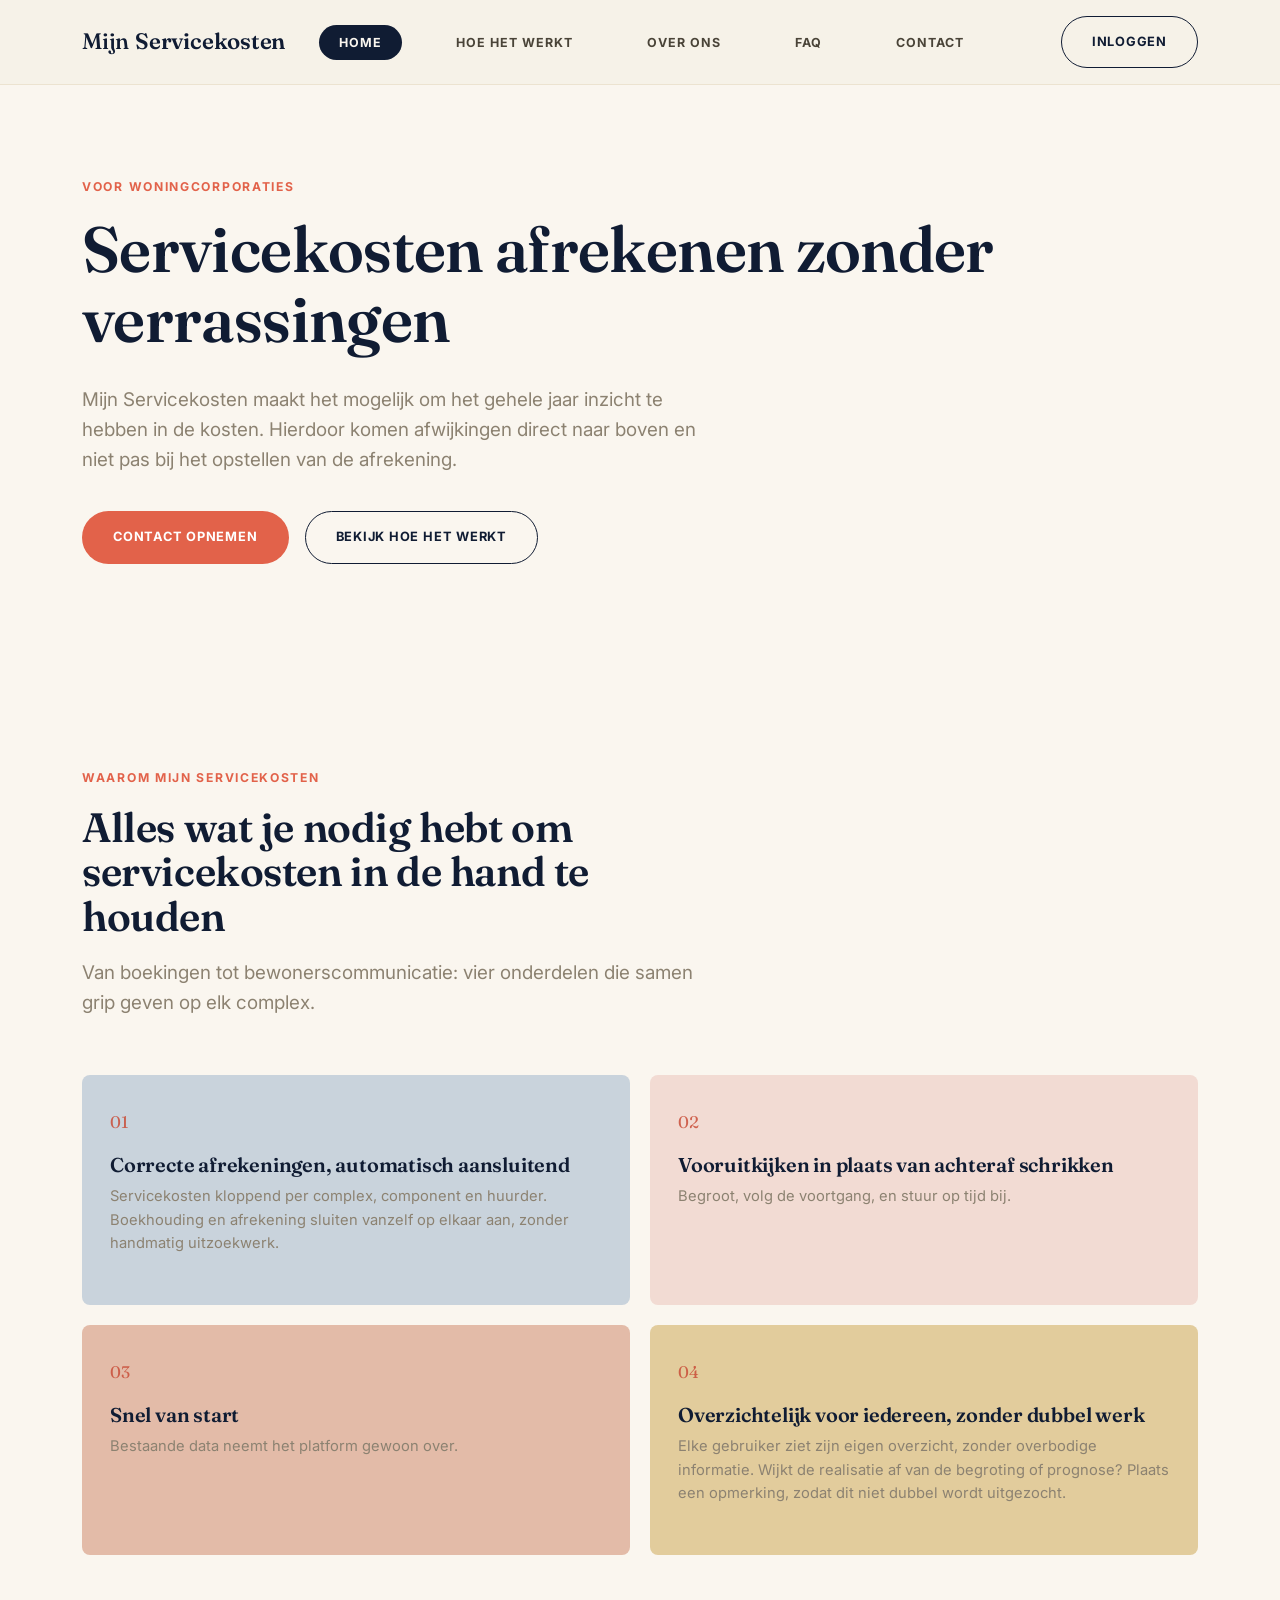
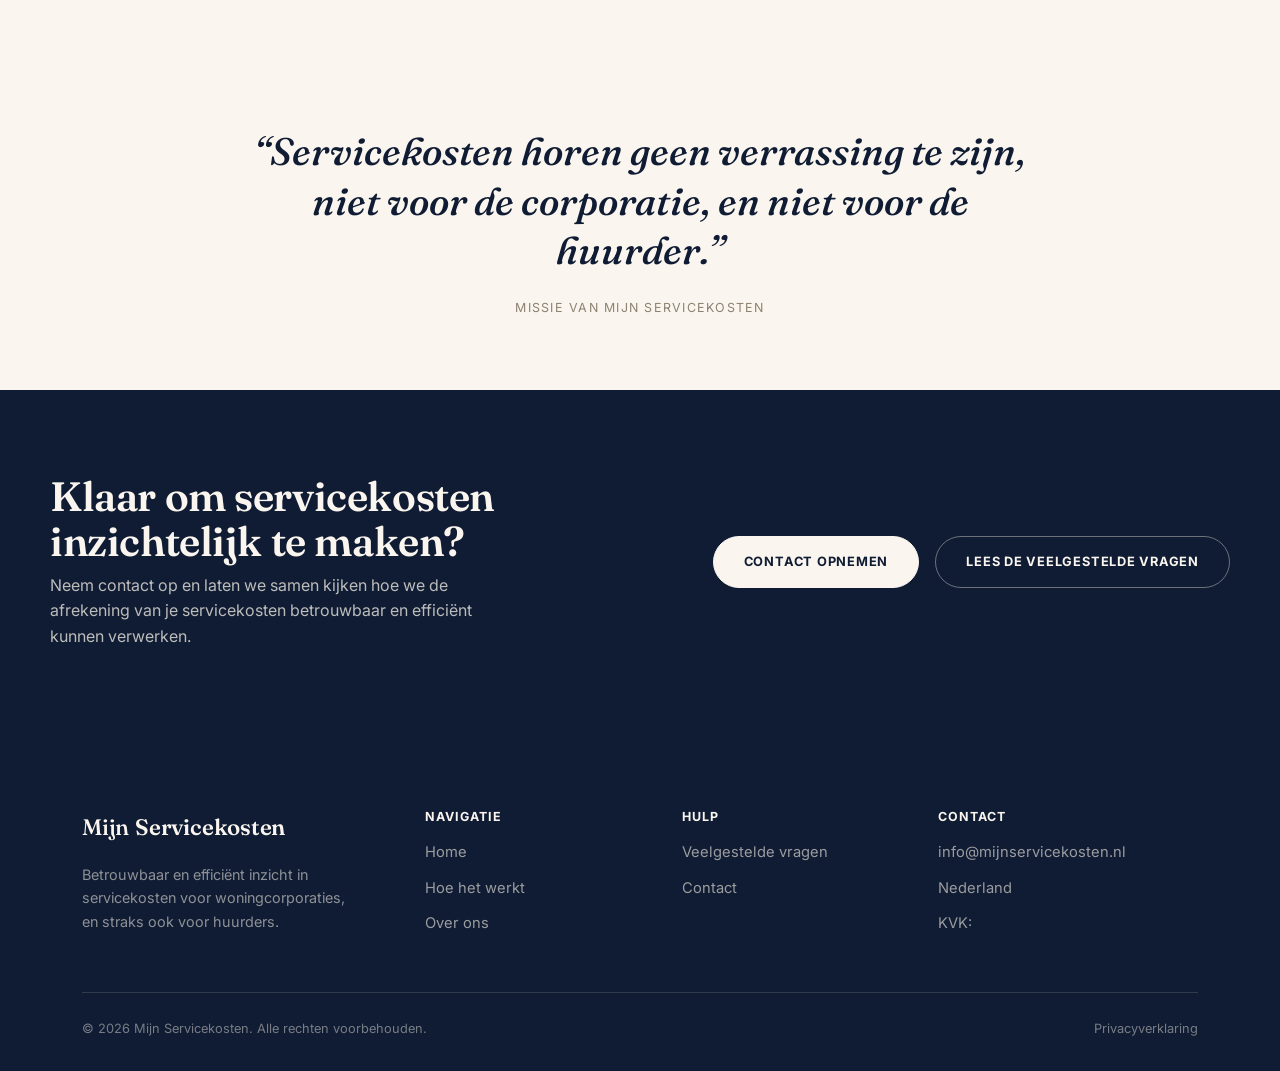
<file: index.html>
<!DOCTYPE html>
<html lang="nl">
<head>
<meta charset="UTF-8">
<meta name="viewport" content="width=device-width, initial-scale=1.0">
<title>Mijn Servicekosten - Betrouwbaar en efficiënt afrekenen van servicekosten</title>
<meta name="description" content="Mijn Servicekosten helpt woningcorporaties servicekosten betrouwbaar en efficiënt af te rekenen, met inzicht in afwijkingen, klachten en de status van elk complex.">
<link rel="icon" href="data:image/svg+xml,%3Csvg xmlns='http://www.w3.org/2000/svg' viewBox='0 0 64 64'%3E%3Crect width='64' height='64' rx='14' fill='%2312233f'/%3E%3Ctext x='32' y='42' font-family='Arial, sans-serif' font-weight='800' font-size='24' fill='%23e8a33d' text-anchor='middle'%3ESK%3C/text%3E%3C/svg%3E">
<link rel="preconnect" href="https://fonts.googleapis.com">
<link rel="preconnect" href="https://fonts.gstatic.com" crossorigin>
<link href="https://fonts.googleapis.com/css2?family=Fraunces:ital,wght@0,500;0,600;0,700;1,500;1,600&family=Inter:wght@400;500;600;700&display=swap" rel="stylesheet">
<link rel="stylesheet" href="css/style.css">
</head>
<body>

<header class="site-header">
  <div class="container">
    <a href="index.html" class="brand">
      <span class="logo"><span class="logo-mijn">Mijn</span><span class="logo-service">Service</span><span class="logo-kosten">kosten</span></span>
    </a>

    <nav class="nav-desktop">
      <ul class="nav-links">
        <li><a href="index.html" aria-current="page">Home</a></li>
        <li><a href="hoe-het-werkt.html">Hoe het werkt</a></li>
        <li><a href="over-ons.html">Over ons</a></li>
        <li><a href="faq.html">FAQ</a></li>
        <li><a href="contact.html">Contact</a></li>
      </ul>
      <div class="nav-cta-group">
        <a href="https://portaal.mijnservicekosten.nl" class="btn btn-ghost">Inloggen</a>
      </div>
    </nav>

    <button class="nav-toggle" type="button" aria-label="Menu openen" aria-expanded="false">
      <span></span><span></span><span></span>
    </button>
  </div>

  <div class="nav-mobile">
    <ul class="nav-links">
      <li><a href="index.html" aria-current="page">Home</a></li>
      <li><a href="hoe-het-werkt.html">Hoe het werkt</a></li>
      <li><a href="over-ons.html">Over ons</a></li>
      <li><a href="faq.html">FAQ</a></li>
      <li><a href="contact.html">Contact</a></li>
    </ul>
    <div class="nav-actions">
      <a href="https://portaal.mijnservicekosten.nl" class="btn btn-ghost btn-block">Inloggen</a>
    </div>
  </div>
</header>

<main>

  <section class="hero">
    <div class="container">
      <div>
        <span class="eyebrow">Voor woningcorporaties</span>
        <h1>Servicekosten afrekenen zonder verrassingen</h1>
        <p class="lede">Mijn Servicekosten maakt het mogelijk om het gehele jaar inzicht te hebben in de kosten. Hierdoor komen afwijkingen direct naar boven en niet pas bij het opstellen van de afrekening.</p>

        <div class="hero-actions">
          <a href="contact.html" class="btn btn-primary">Contact opnemen</a>
          <a href="hoe-het-werkt.html" class="btn btn-ghost">Bekijk hoe het werkt</a>
        </div>
      </div>
    </div>
  </section>

  <section class="section">
    <div class="container">
      <div class="section-head">
        <span class="eyebrow">Waarom Mijn Servicekosten</span>
        <h2>Alles wat je nodig hebt om servicekosten in de hand te houden</h2>
        <p class="lede">Van boekingen tot bewonerscommunicatie: vier onderdelen die samen grip geven op elk complex.</p>
      </div>

      <div class="tile-grid tile-grid--2col">
        <div class="tile tile--navy">
          <span class="tile-num">01</span>
          <h3>Correcte afrekeningen, automatisch aansluitend</h3>
          <p>Servicekosten kloppend per complex, component en huurder. Boekhouding en afrekening sluiten vanzelf op elkaar aan, zonder handmatig uitzoekwerk.</p>
        </div>

        <div class="tile tile--blush">
          <span class="tile-num">02</span>
          <h3>Vooruitkijken in plaats van achteraf schrikken</h3>
          <p>Begroot, volg de voortgang, en stuur op tijd bij.</p>
        </div>

        <div class="tile tile--coral">
          <span class="tile-num">03</span>
          <h3>Snel van start</h3>
          <p>Bestaande data neemt het platform gewoon over.</p>
        </div>

        <div class="tile tile--gold">
          <span class="tile-num">04</span>
          <h3>Overzichtelijk voor iedereen, zonder dubbel werk</h3>
          <p>Elke gebruiker ziet zijn eigen overzicht, zonder overbodige informatie. Wijkt de realisatie af van de begroting of prognose? Plaats een opmerking, zodat dit niet dubbel wordt uitgezocht.</p>
        </div>
      </div>
    </div>
  </section>

  <section class="section section-tight">
    <div class="container">
      <div class="pull-quote">
        <blockquote>“Servicekosten horen geen verrassing te zijn, niet voor de corporatie, en niet voor de huurder.”</blockquote>
        <cite>Missie van Mijn Servicekosten</cite>
      </div>
    </div>
  </section>

  <section class="on-dark">
    <div class="container cta">
      <div>
        <h2>Klaar om servicekosten inzichtelijk te maken?</h2>
        <p>Neem contact op en laten we samen kijken hoe we de afrekening van je servicekosten betrouwbaar en efficiënt kunnen verwerken.</p>
      </div>
      <div class="cta-actions">
        <a href="contact.html" class="btn btn-on-dark">Contact opnemen</a>
        <a href="faq.html" class="btn btn-ghost-on-dark">Lees de veelgestelde vragen</a>
      </div>
    </div>
  </section>

</main>

<footer class="site-footer on-dark">
  <div class="container">
    <div class="footer-grid">
      <div class="footer-about">
        <a href="index.html" class="brand">
          <span class="logo"><span class="logo-mijn">Mijn</span><span class="logo-service">Service</span><span class="logo-kosten">kosten</span></span>
        </a>
        <p>Betrouwbaar en efficiënt inzicht in servicekosten voor woningcorporaties, en straks ook voor huurders.</p>
      </div>

      <div class="footer-col">
        <h4>Navigatie</h4>
        <ul>
          <li><a href="index.html">Home</a></li>
          <li><a href="hoe-het-werkt.html">Hoe het werkt</a></li>
          <li><a href="over-ons.html">Over ons</a></li>
        </ul>
      </div>

      <div class="footer-col">
        <h4>Hulp</h4>
        <ul>
          <li><a href="faq.html">Veelgestelde vragen</a></li>
          <li><a href="contact.html">Contact</a></li>
        </ul>
      </div>

      <div class="footer-col">
        <h4>Contact</h4>
        <ul>
          <li>info@mijnservicekosten.nl</li>
          <li>Nederland</li>
          <li>KVK: <span class="placeholder"></span></li>
        </ul>
      </div>
    </div>

    <div class="footer-bottom">
      <span>© 2026 Mijn Servicekosten. Alle rechten voorbehouden.</span>
      <span class="footer-bottom-links">
        <a href="privacyverklaring.html">Privacyverklaring</a>
      </span>
    </div>
  </div>
</footer>

<script src="js/script.js"></script>
</body>
</html>
</file>
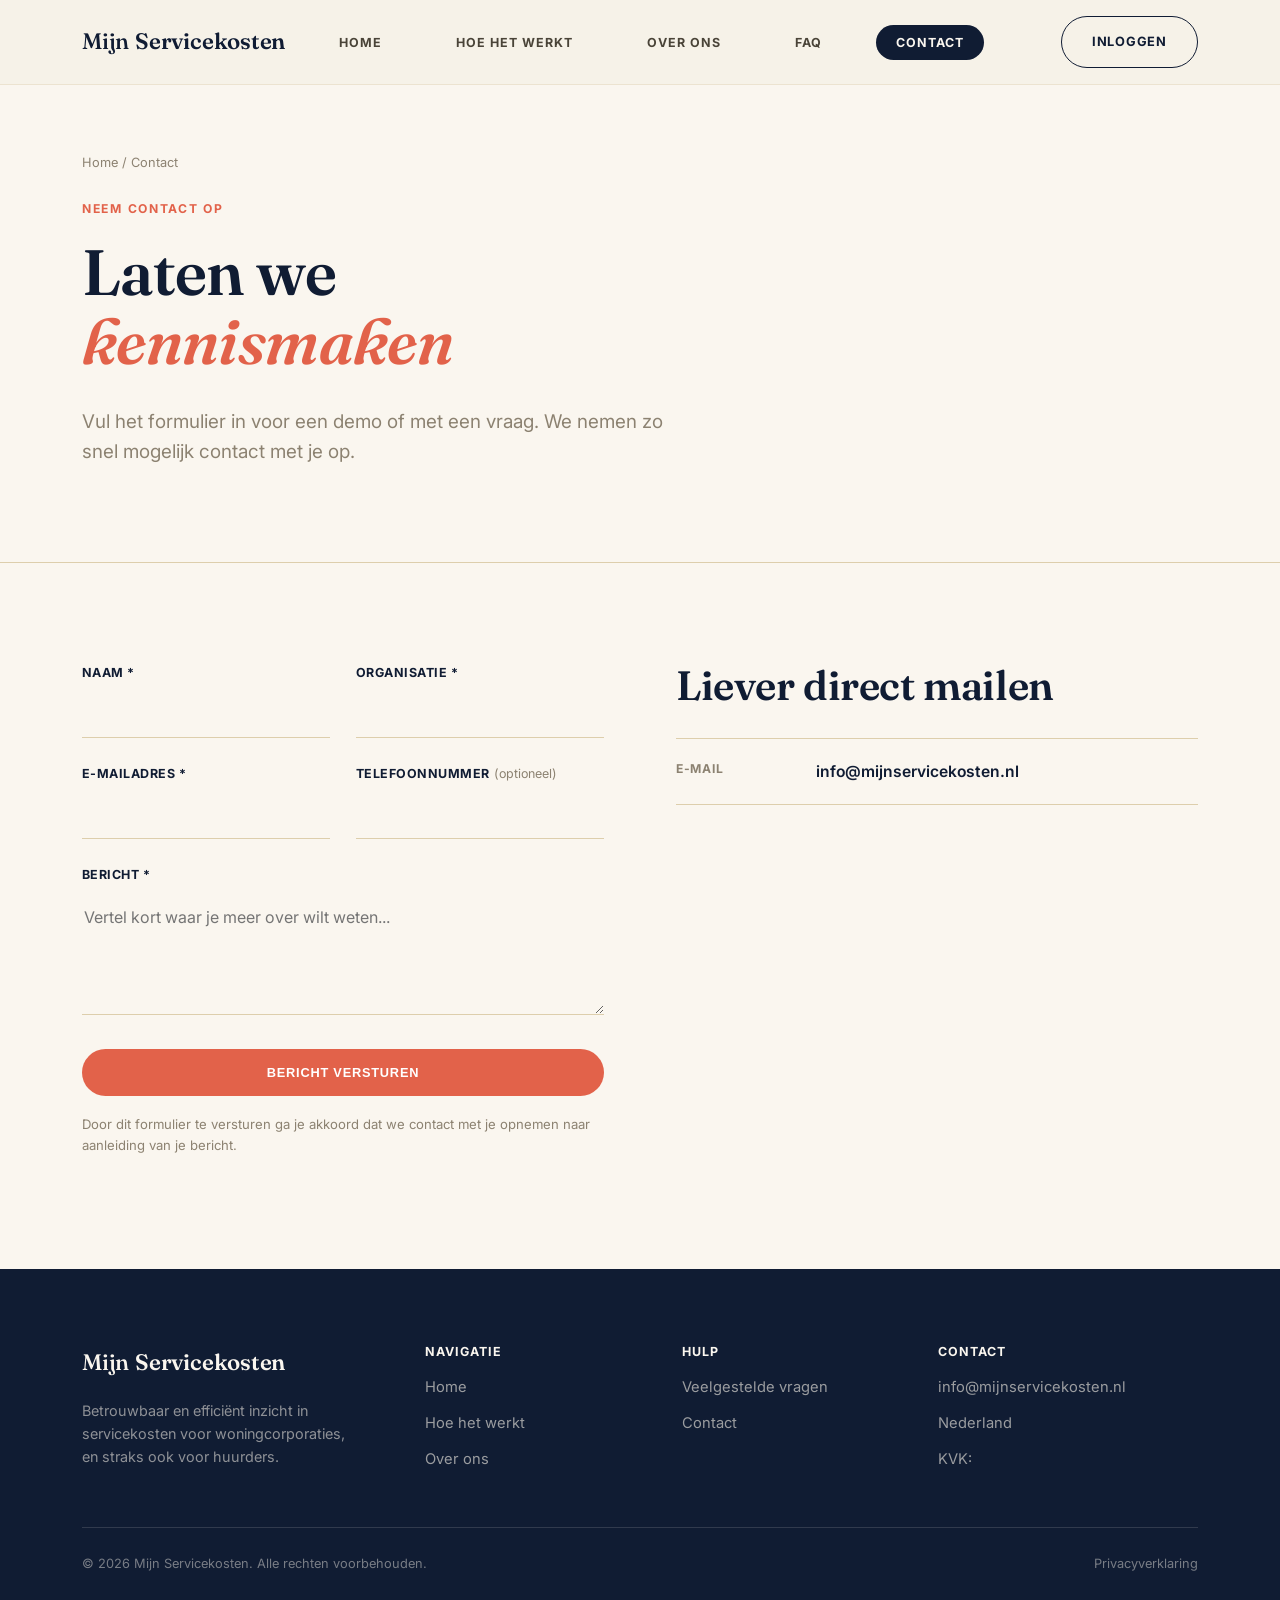
<file: contact.html>
<!DOCTYPE html>
<html lang="nl">
<head>
<meta charset="UTF-8">
<meta name="viewport" content="width=device-width, initial-scale=1.0">
<title>Contact - Mijn Servicekosten</title>
<meta name="description" content="Neem contact op met Mijn Servicekosten voor een demo of vragen over servicekosten inzicht voor woningcorporaties.">
<link rel="icon" href="data:image/svg+xml,%3Csvg xmlns='http://www.w3.org/2000/svg' viewBox='0 0 64 64'%3E%3Crect width='64' height='64' rx='14' fill='%2312233f'/%3E%3Ctext x='32' y='42' font-family='Arial, sans-serif' font-weight='800' font-size='24' fill='%23e8a33d' text-anchor='middle'%3ESK%3C/text%3E%3C/svg%3E">
<link rel="preconnect" href="https://fonts.googleapis.com">
<link rel="preconnect" href="https://fonts.gstatic.com" crossorigin>
<link href="https://fonts.googleapis.com/css2?family=Fraunces:ital,wght@0,500;0,600;0,700;1,500;1,600&family=Inter:wght@400;500;600;700&display=swap" rel="stylesheet">
<link rel="stylesheet" href="css/style.css">
</head>
<body>

<header class="site-header">
  <div class="container">
    <a href="index.html" class="brand">
      <span class="logo"><span class="logo-mijn">Mijn</span><span class="logo-service">Service</span><span class="logo-kosten">kosten</span></span>
    </a>

    <nav class="nav-desktop">
      <ul class="nav-links">
        <li><a href="index.html">Home</a></li>
        <li><a href="hoe-het-werkt.html">Hoe het werkt</a></li>
        <li><a href="over-ons.html">Over ons</a></li>
        <li><a href="faq.html">FAQ</a></li>
        <li><a href="contact.html" aria-current="page">Contact</a></li>
      </ul>
      <div class="nav-cta-group">
        <a href="https://portaal.mijnservicekosten.nl" class="btn btn-ghost">Inloggen</a>
      </div>
    </nav>

    <button class="nav-toggle" type="button" aria-label="Menu openen" aria-expanded="false">
      <span></span><span></span><span></span>
    </button>
  </div>

  <div class="nav-mobile">
    <ul class="nav-links">
      <li><a href="index.html">Home</a></li>
      <li><a href="hoe-het-werkt.html">Hoe het werkt</a></li>
      <li><a href="over-ons.html">Over ons</a></li>
      <li><a href="faq.html">FAQ</a></li>
      <li><a href="contact.html" aria-current="page">Contact</a></li>
    </ul>
    <div class="nav-actions">
      <a href="https://portaal.mijnservicekosten.nl" class="btn btn-ghost btn-block">Inloggen</a>
    </div>
  </div>
</header>

<main>

  <section class="page-hero">
    <div class="container">
      <div class="breadcrumb"><a href="index.html">Home</a> / Contact</div>
      <span class="eyebrow">Neem contact op</span>
      <h1>Laten we <em>kennismaken</em></h1>
      <p class="lede">Vul het formulier in voor een demo of met een vraag. We nemen zo snel mogelijk contact met je op.</p>
    </div>
  </section>

  <section class="section">
    <div class="container split split--top">
      <div>
        <div class="form-success" id="form-success">
          <span class="form-alert-label">Verzonden</span>
          <p>Bedankt voor je bericht! We nemen zo snel mogelijk contact met je op.</p>
        </div>

        <div class="form-error" id="form-error">
          <span class="form-alert-label">Niet gelukt</span>
          <p>Er ging iets mis bij het verzenden. Probeer het opnieuw, of mail ons direct op <a href="mailto:info@mijnservicekosten.nl">info@mijnservicekosten.nl</a>.</p>
        </div>

        <form id="contact-form" novalidate>
          <input type="hidden" name="_subject" value="Nieuw bericht via het contactformulier - Mijn Servicekosten">
          <input type="text" name="_gotcha" class="hidden-field" tabindex="-1" autocomplete="off">

          <div class="form-row">
            <div class="field">
              <label for="name">Naam *</label>
              <input type="text" id="name" name="name" required>
              <span class="field-error">Vul je naam in.</span>
            </div>
            <div class="field">
              <label for="organisation">Organisatie *</label>
              <input type="text" id="organisation" name="organisation" required>
              <span class="field-error">Vul je organisatie in.</span>
            </div>
          </div>

          <div class="form-row">
            <div class="field">
              <label for="email">E-mailadres *</label>
              <input type="email" id="email" name="email" required>
              <span class="field-error">Vul een geldig e-mailadres in.</span>
            </div>
            <div class="field">
              <label for="phone">Telefoonnummer <span class="hint">(optioneel)</span></label>
              <input type="tel" id="phone" name="phone">
            </div>
          </div>

          <div class="field">
            <label for="message">Bericht *</label>
            <textarea id="message" name="message" required placeholder="Vertel kort waar je meer over wilt weten..."></textarea>
            <span class="field-error">Laat een bericht achter.</span>
          </div>

          <button type="submit" class="btn btn-primary btn-block">Bericht versturen</button>
          <p class="form-note">Door dit formulier te versturen ga je akkoord dat we contact met je opnemen naar aanleiding van je bericht.</p>
        </form>
      </div>

      <div>
        <h2>Liever direct mailen</h2>

        <ul class="contact-info-list">
          <li>
            <span class="info-label">E-mail</span>
            <div>
              <strong>info@mijnservicekosten.nl</strong>
            </div>
          </li>
        </ul>
      </div>
    </div>
  </section>

</main>

<footer class="site-footer on-dark">
  <div class="container">
    <div class="footer-grid">
      <div class="footer-about">
        <a href="index.html" class="brand">
          <span class="logo"><span class="logo-mijn">Mijn</span><span class="logo-service">Service</span><span class="logo-kosten">kosten</span></span>
        </a>
        <p>Betrouwbaar en efficiënt inzicht in servicekosten voor woningcorporaties, en straks ook voor huurders.</p>
      </div>

      <div class="footer-col">
        <h4>Navigatie</h4>
        <ul>
          <li><a href="index.html">Home</a></li>
          <li><a href="hoe-het-werkt.html">Hoe het werkt</a></li>
          <li><a href="over-ons.html">Over ons</a></li>
        </ul>
      </div>

      <div class="footer-col">
        <h4>Hulp</h4>
        <ul>
          <li><a href="faq.html">Veelgestelde vragen</a></li>
          <li><a href="contact.html">Contact</a></li>
        </ul>
      </div>

      <div class="footer-col">
        <h4>Contact</h4>
        <ul>
          <li>info@mijnservicekosten.nl</li>
          <li>Nederland</li>
          <li>KVK: <span class="placeholder"></span></li>
        </ul>
      </div>
    </div>

    <div class="footer-bottom">
      <span>© 2026 Mijn Servicekosten. Alle rechten voorbehouden.</span>
      <span class="footer-bottom-links">
        <a href="privacyverklaring.html">Privacyverklaring</a>
      </span>
    </div>
  </div>
</footer>

<script src="js/script.js"></script>
</body>
</html>
</file>
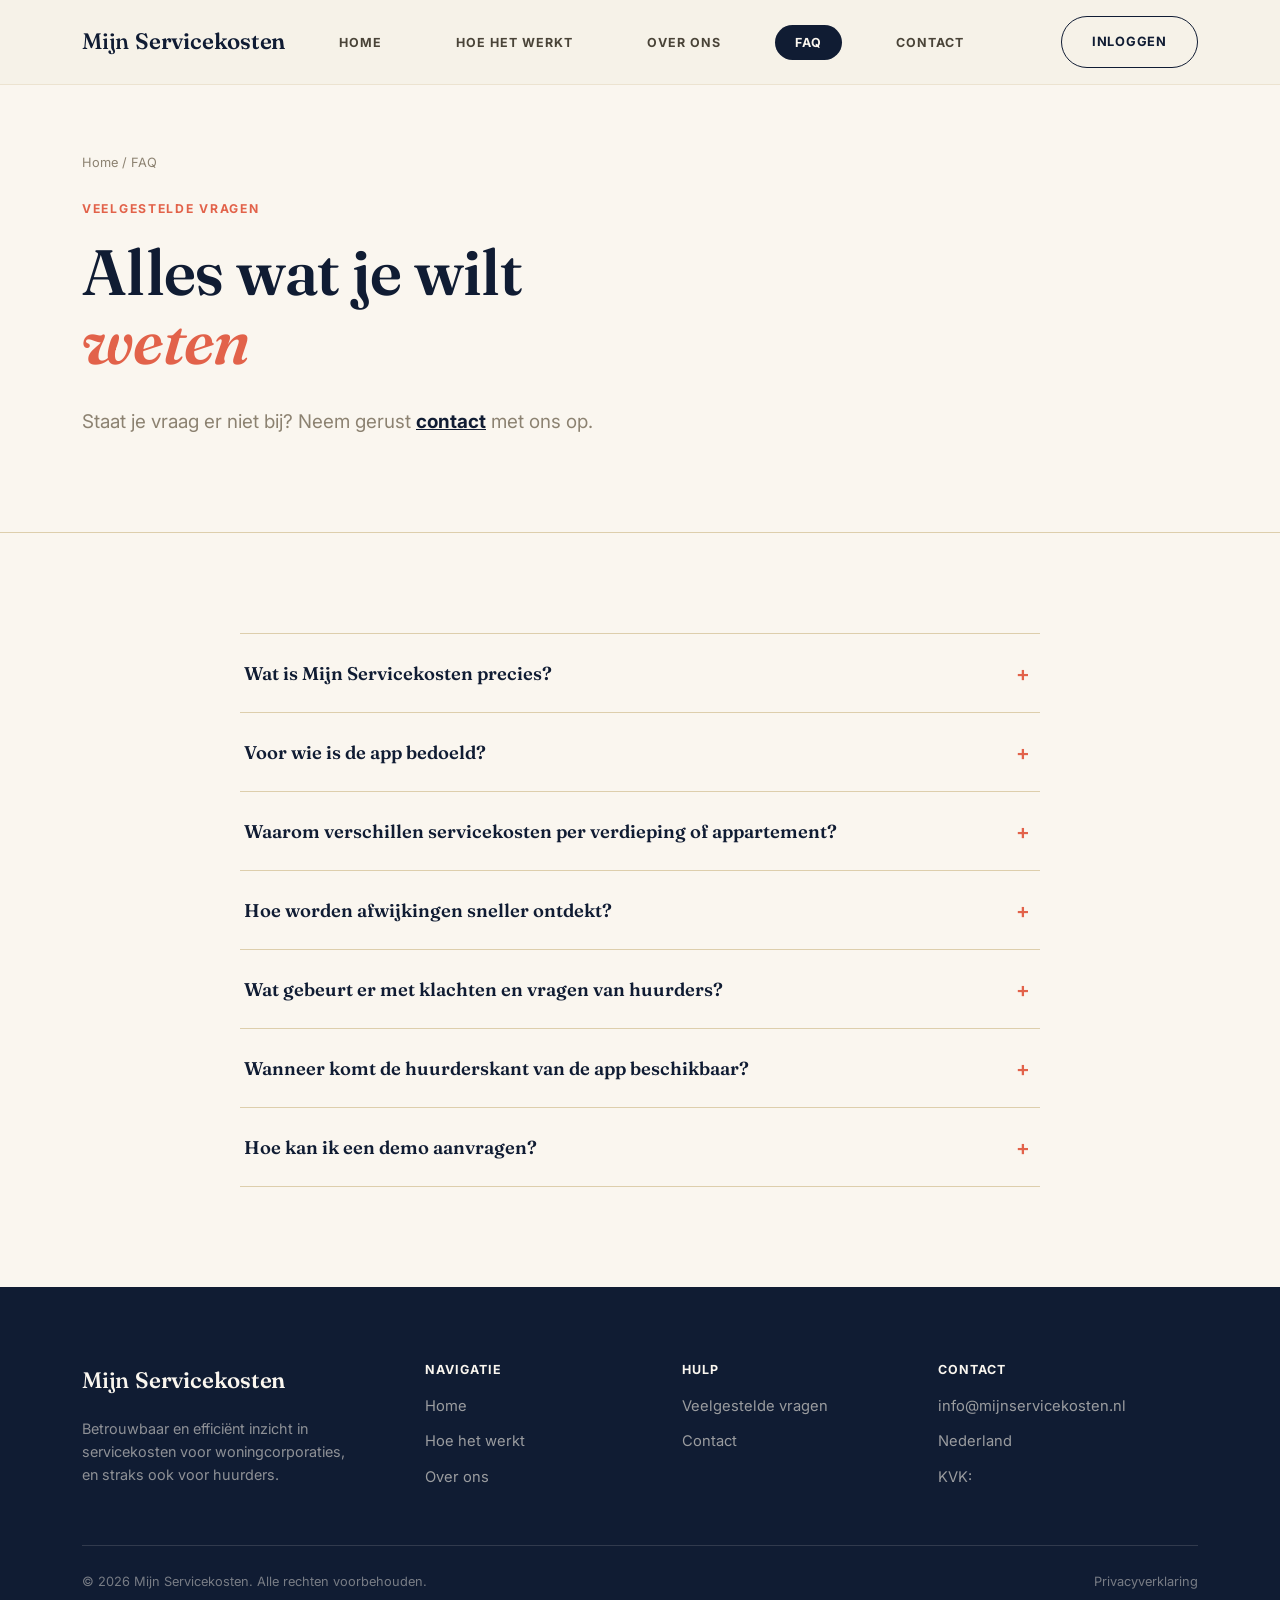
<file: faq.html>
<!DOCTYPE html>
<html lang="nl">
<head>
<meta charset="UTF-8">
<meta name="viewport" content="width=device-width, initial-scale=1.0">
<title>Veelgestelde vragen - Mijn Servicekosten</title>
<meta name="description" content="Antwoorden op veelgestelde vragen over Mijn Servicekosten: voor wie de app is, hoe servicekosten verschillen, en wanneer de huurdersapp komt.">
<link rel="icon" href="data:image/svg+xml,%3Csvg xmlns='http://www.w3.org/2000/svg' viewBox='0 0 64 64'%3E%3Crect width='64' height='64' rx='14' fill='%2312233f'/%3E%3Ctext x='32' y='42' font-family='Arial, sans-serif' font-weight='800' font-size='24' fill='%23e8a33d' text-anchor='middle'%3ESK%3C/text%3E%3C/svg%3E">
<link rel="preconnect" href="https://fonts.googleapis.com">
<link rel="preconnect" href="https://fonts.gstatic.com" crossorigin>
<link href="https://fonts.googleapis.com/css2?family=Fraunces:ital,wght@0,500;0,600;0,700;1,500;1,600&family=Inter:wght@400;500;600;700&display=swap" rel="stylesheet">
<link rel="stylesheet" href="css/style.css">
</head>
<body>

<header class="site-header">
  <div class="container">
    <a href="index.html" class="brand">
      <span class="logo"><span class="logo-mijn">Mijn</span><span class="logo-service">Service</span><span class="logo-kosten">kosten</span></span>
    </a>

    <nav class="nav-desktop">
      <ul class="nav-links">
        <li><a href="index.html">Home</a></li>
        <li><a href="hoe-het-werkt.html">Hoe het werkt</a></li>
        <li><a href="over-ons.html">Over ons</a></li>
        <li><a href="faq.html" aria-current="page">FAQ</a></li>
        <li><a href="contact.html">Contact</a></li>
      </ul>
      <div class="nav-cta-group">
        <a href="https://portaal.mijnservicekosten.nl" class="btn btn-ghost">Inloggen</a>
      </div>
    </nav>

    <button class="nav-toggle" type="button" aria-label="Menu openen" aria-expanded="false">
      <span></span><span></span><span></span>
    </button>
  </div>

  <div class="nav-mobile">
    <ul class="nav-links">
      <li><a href="index.html">Home</a></li>
      <li><a href="hoe-het-werkt.html">Hoe het werkt</a></li>
      <li><a href="over-ons.html">Over ons</a></li>
      <li><a href="faq.html" aria-current="page">FAQ</a></li>
      <li><a href="contact.html">Contact</a></li>
    </ul>
    <div class="nav-actions">
      <a href="https://portaal.mijnservicekosten.nl" class="btn btn-ghost btn-block">Inloggen</a>
    </div>
  </div>
</header>

<main>

  <section class="page-hero">
    <div class="container">
      <div class="breadcrumb"><a href="index.html">Home</a> / FAQ</div>
      <span class="eyebrow">Veelgestelde vragen</span>
      <h1>Alles wat je wilt <em>weten</em></h1>
      <p class="lede">Staat je vraag er niet bij? Neem gerust <a href="contact.html" style="color: var(--navy-900); font-weight:700; text-decoration: underline;">contact</a> met ons op.</p>
    </div>
  </section>

  <section class="section">
    <div class="container">
      <div class="faq-list">

        <div class="faq-item" data-open="false">
          <button class="faq-question">
            Wat is Mijn Servicekosten precies?
            <span class="faq-icon">+</span>
          </button>
          <div class="faq-answer">
            <div class="faq-answer-inner">
              Mijn Servicekosten is een app voor woningcorporaties die de status van hun complexen inzichtelijk maakt: afschrijvingen, afrekeningen, klachten en veelgestelde vragen komen samen op één plek, zodat afwijkingen sneller worden opgemerkt en opgelost.
            </div>
          </div>
        </div>

        <div class="faq-item" data-open="false">
          <button class="faq-question">
            Voor wie is de app bedoeld?
            <span class="faq-icon">+</span>
          </button>
          <div class="faq-answer">
            <div class="faq-answer-inner">
              Vandaag is Mijn Servicekosten gericht op woningcorporaties. We werken aan een uitbreiding waarmee ook huurders zelf inzicht krijgen in de opbouw van hun servicekosten.
            </div>
          </div>
        </div>

        <div class="faq-item" data-open="false">
          <button class="faq-question">
            Waarom verschillen servicekosten per verdieping of appartement?
            <span class="faq-icon">+</span>
          </button>
          <div class="faq-answer">
            <div class="faq-answer-inner">
              Gedeelde voorzieningen, zoals een lift, worden verdeeld op basis van gebruik. Een bewoner op de tweede verdieping gebruikt de lift minder dan iemand op de zesde verdieping, waardoor de bijdrage per verdieping kan verschillen. Dit soort verschillen zorgt vaak voor vragen. Mijn Servicekosten maakt de onderliggende verdeling straks ook voor huurders zelf inzichtelijk.
            </div>
          </div>
        </div>

        <div class="faq-item" data-open="false">
          <button class="faq-question">
            Hoe worden afwijkingen sneller ontdekt?
            <span class="faq-icon">+</span>
          </button>
          <div class="faq-answer">
            <div class="faq-answer-inner">
              Financiële boekingen worden direct gekoppeld aan de uiteindelijke afrekening. Daardoor worden afwijkingen en fouten het hele jaar door zichtbaar, in plaats van pas achteraf bij het opstellen van de jaarafrekening.
            </div>
          </div>
        </div>

        <div class="faq-item" data-open="false">
          <button class="faq-question">
            Wat gebeurt er met klachten en vragen van huurders?
            <span class="faq-icon">+</span>
          </button>
          <div class="faq-answer">
            <div class="faq-answer-inner">
              Binnenkomende vragen worden geregistreerd, beantwoord en opgeslagen in de app. Dat verlaagt de werkdruk voor de corporatie en zorgt ervoor dat alle communicatie traceerbaar blijft.
            </div>
          </div>
        </div>

        <div class="faq-item" data-open="false">
          <button class="faq-question">
            Wanneer komt de huurderskant van de app beschikbaar?
            <span class="faq-icon">+</span>
          </button>
          <div class="faq-answer">
            <div class="faq-answer-inner">
              Dit is de volgende stap op onze roadmap, na de verdere verdieping van de grootboekkoppeling voor corporaties. Neem contact met ons op als je op de hoogte gehouden wilt worden van de planning.
            </div>
          </div>
        </div>

        <div class="faq-item" data-open="false">
          <button class="faq-question">
            Hoe kan ik een demo aanvragen?
            <span class="faq-icon">+</span>
          </button>
          <div class="faq-answer">
            <div class="faq-answer-inner">
              Ga naar de <a href="contact.html" style="color: var(--navy-900); font-weight:700; text-decoration: underline;">contactpagina</a> en vul het formulier in. We nemen dan zo snel mogelijk contact met je op om een demo in te plannen.
            </div>
          </div>
        </div>

      </div>
    </div>
  </section>

</main>

<footer class="site-footer on-dark">
  <div class="container">
    <div class="footer-grid">
      <div class="footer-about">
        <a href="index.html" class="brand">
          <span class="logo"><span class="logo-mijn">Mijn</span><span class="logo-service">Service</span><span class="logo-kosten">kosten</span></span>
        </a>
        <p>Betrouwbaar en efficiënt inzicht in servicekosten voor woningcorporaties, en straks ook voor huurders.</p>
      </div>

      <div class="footer-col">
        <h4>Navigatie</h4>
        <ul>
          <li><a href="index.html">Home</a></li>
          <li><a href="hoe-het-werkt.html">Hoe het werkt</a></li>
          <li><a href="over-ons.html">Over ons</a></li>
        </ul>
      </div>

      <div class="footer-col">
        <h4>Hulp</h4>
        <ul>
          <li><a href="faq.html">Veelgestelde vragen</a></li>
          <li><a href="contact.html">Contact</a></li>
        </ul>
      </div>

      <div class="footer-col">
        <h4>Contact</h4>
        <ul>
          <li>info@mijnservicekosten.nl</li>
          <li>Nederland</li>
          <li>KVK: <span class="placeholder"></span></li>
        </ul>
      </div>
    </div>

    <div class="footer-bottom">
      <span>© 2026 Mijn Servicekosten. Alle rechten voorbehouden.</span>
      <span class="footer-bottom-links">
        <a href="privacyverklaring.html">Privacyverklaring</a>
      </span>
    </div>
  </div>
</footer>

<script src="js/script.js"></script>
</body>
</html>
</file>
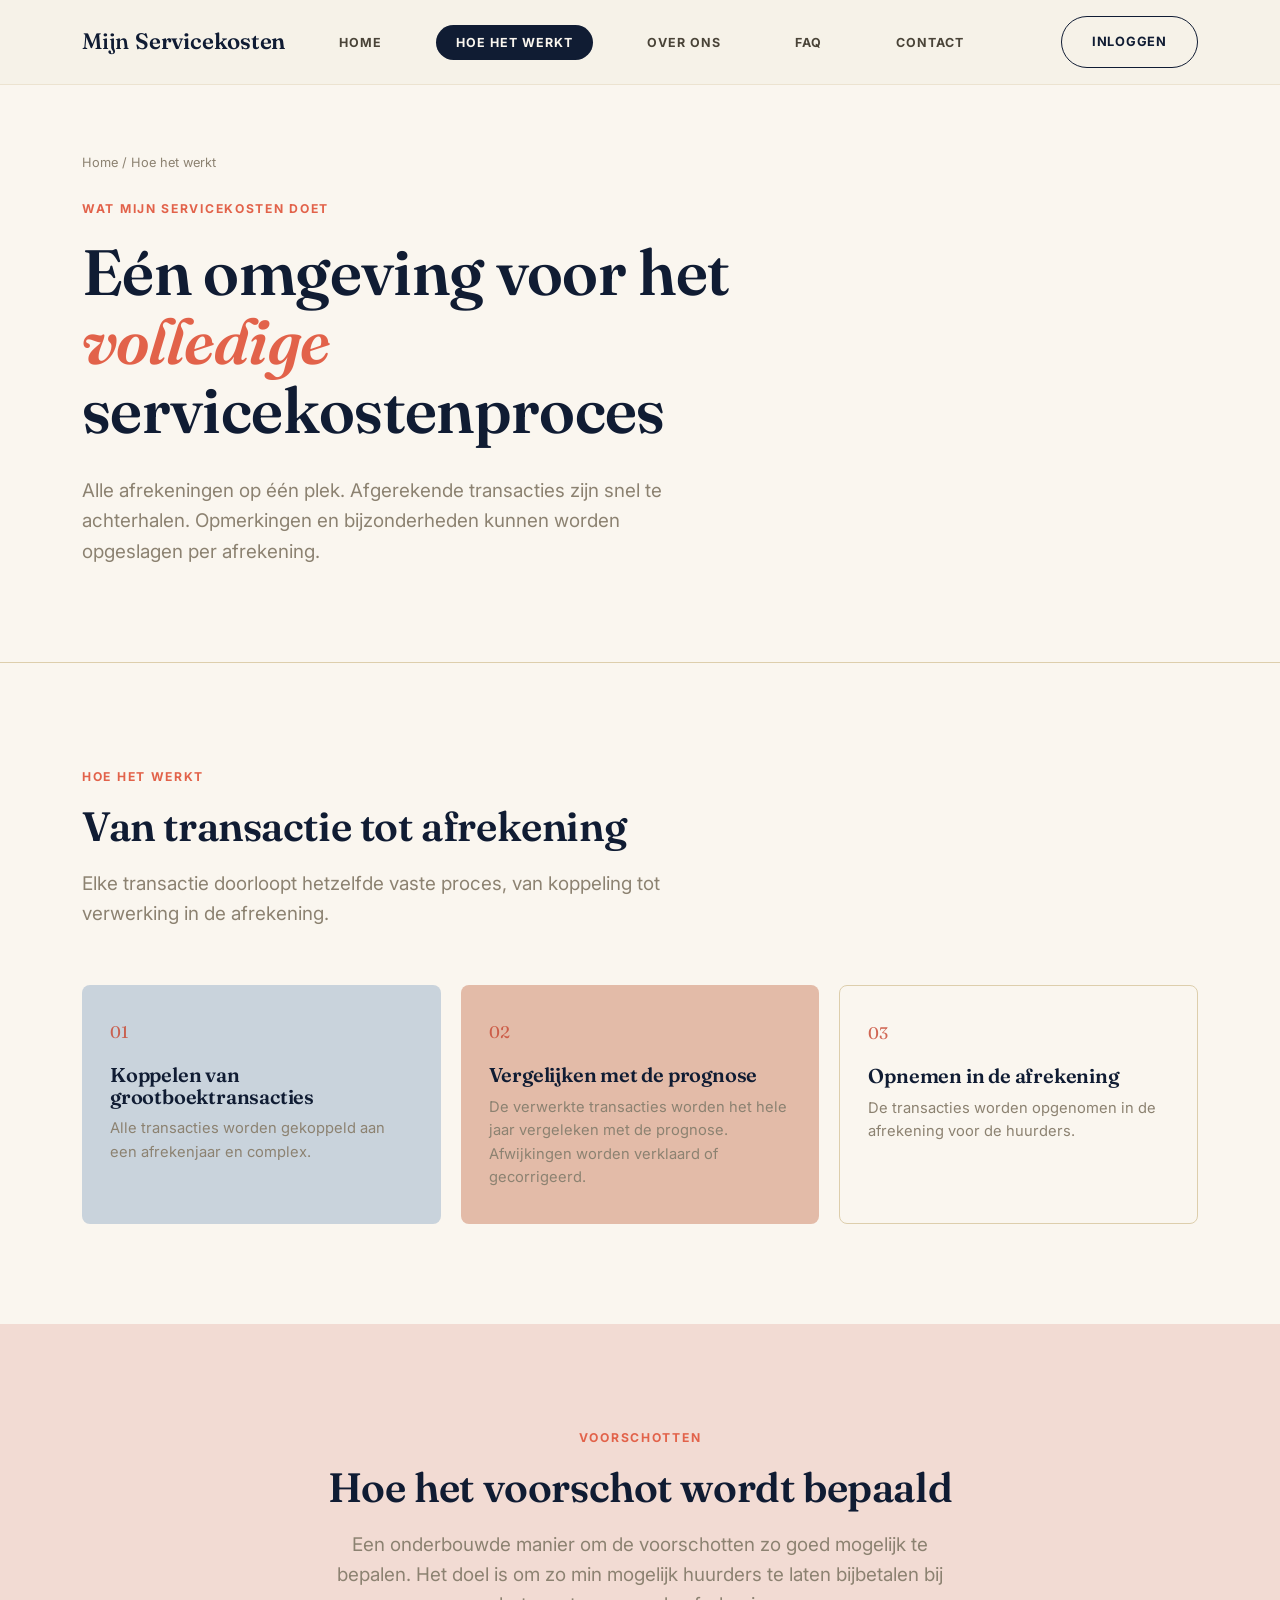
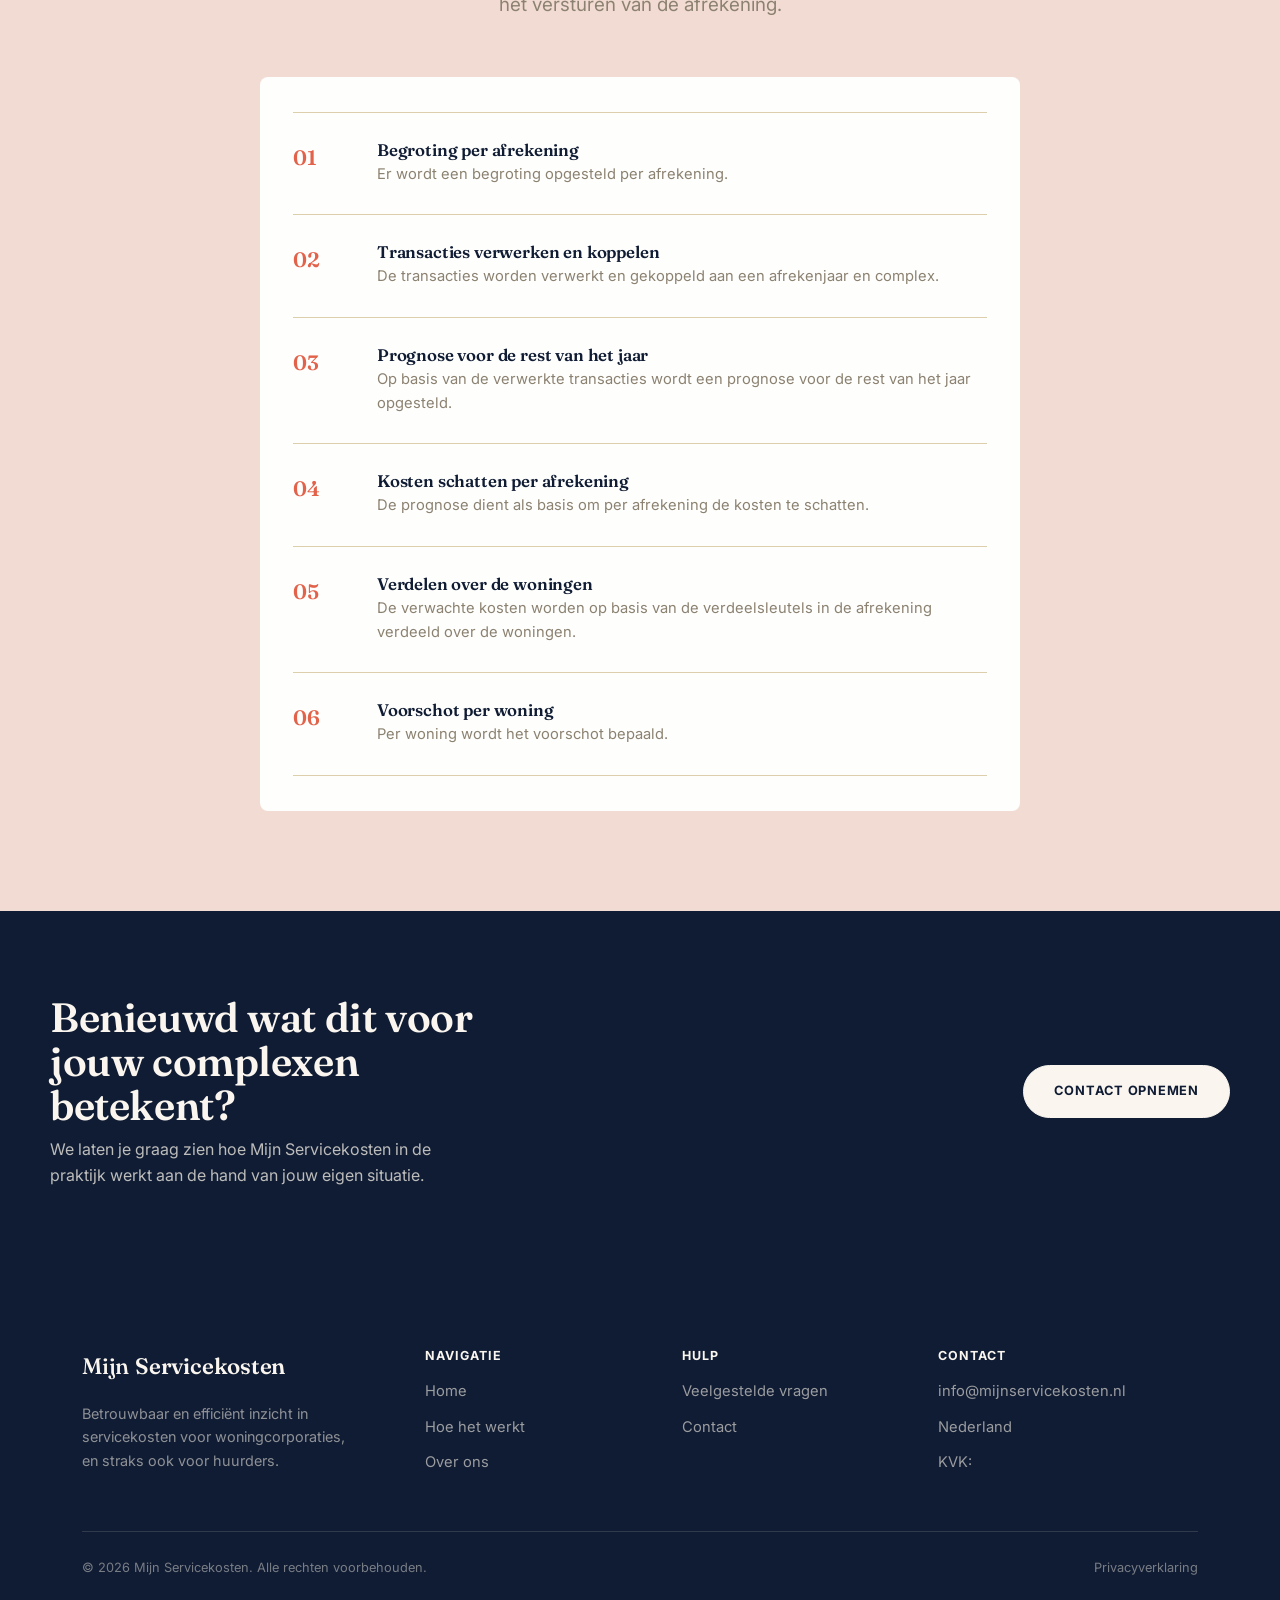
<file: hoe-het-werkt.html>
<!DOCTYPE html>
<html lang="nl">
<head>
<meta charset="UTF-8">
<meta name="viewport" content="width=device-width, initial-scale=1.0">
<title>Hoe het werkt - Mijn Servicekosten</title>
<meta name="description" content="Ontdek wat Mijn Servicekosten voor woningcorporaties doet: van statistieken en huurderscommunicatie tot grootboekkoppeling en de afrekening van servicekosten.">
<link rel="icon" href="data:image/svg+xml,%3Csvg xmlns='http://www.w3.org/2000/svg' viewBox='0 0 64 64'%3E%3Crect width='64' height='64' rx='14' fill='%2312233f'/%3E%3Ctext x='32' y='42' font-family='Arial, sans-serif' font-weight='800' font-size='24' fill='%23e8a33d' text-anchor='middle'%3ESK%3C/text%3E%3C/svg%3E">
<link rel="preconnect" href="https://fonts.googleapis.com">
<link rel="preconnect" href="https://fonts.gstatic.com" crossorigin>
<link href="https://fonts.googleapis.com/css2?family=Fraunces:ital,wght@0,500;0,600;0,700;1,500;1,600&family=Inter:wght@400;500;600;700&display=swap" rel="stylesheet">
<link rel="stylesheet" href="css/style.css">
</head>
<body>

<header class="site-header">
  <div class="container">
    <a href="index.html" class="brand">
      <span class="logo"><span class="logo-mijn">Mijn</span><span class="logo-service">Service</span><span class="logo-kosten">kosten</span></span>
    </a>

    <nav class="nav-desktop">
      <ul class="nav-links">
        <li><a href="index.html">Home</a></li>
        <li><a href="hoe-het-werkt.html" aria-current="page">Hoe het werkt</a></li>
        <li><a href="over-ons.html">Over ons</a></li>
        <li><a href="faq.html">FAQ</a></li>
        <li><a href="contact.html">Contact</a></li>
      </ul>
      <div class="nav-cta-group">
        <a href="https://portaal.mijnservicekosten.nl" class="btn btn-ghost">Inloggen</a>
      </div>
    </nav>

    <button class="nav-toggle" type="button" aria-label="Menu openen" aria-expanded="false">
      <span></span><span></span><span></span>
    </button>
  </div>

  <div class="nav-mobile">
    <ul class="nav-links">
      <li><a href="index.html">Home</a></li>
      <li><a href="hoe-het-werkt.html" aria-current="page">Hoe het werkt</a></li>
      <li><a href="over-ons.html">Over ons</a></li>
      <li><a href="faq.html">FAQ</a></li>
      <li><a href="contact.html">Contact</a></li>
    </ul>
    <div class="nav-actions">
      <a href="https://portaal.mijnservicekosten.nl" class="btn btn-ghost btn-block">Inloggen</a>
    </div>
  </div>
</header>

<main>

  <section class="page-hero">
    <div class="container">
      <div class="breadcrumb"><a href="index.html">Home</a> / Hoe het werkt</div>
      <span class="eyebrow">Wat Mijn Servicekosten doet</span>
      <h1>Eén omgeving voor het <em>volledige</em> servicekostenproces</h1>
      <p class="lede">Alle afrekeningen op één plek. Afgerekende transacties zijn snel te achterhalen. Opmerkingen en bijzonderheden kunnen worden opgeslagen per afrekening.</p>
    </div>
  </section>

  <section class="section">
    <div class="container">
      <div class="section-head">
        <span class="eyebrow">Hoe het werkt</span>
        <h2>Van transactie tot afrekening</h2>
        <p class="lede">Elke transactie doorloopt hetzelfde vaste proces, van koppeling tot verwerking in de afrekening.</p>
      </div>

      <div class="tile-grid">
        <div class="tile tile--navy">
          <span class="tile-num">01</span>
          <h3>Koppelen van grootboektransacties</h3>
          <p>Alle transacties worden gekoppeld aan een afrekenjaar en complex.</p>
        </div>
        <div class="tile tile--coral">
          <span class="tile-num">02</span>
          <h3>Vergelijken met de prognose</h3>
          <p>De verwerkte transacties worden het hele jaar vergeleken met de prognose. Afwijkingen worden verklaard of gecorrigeerd.</p>
        </div>
        <div class="tile tile--outline">
          <span class="tile-num">03</span>
          <h3>Opnemen in de afrekening</h3>
          <p>De transacties worden opgenomen in de afrekening voor de huurders.</p>
        </div>
      </div>
    </div>
  </section>

  <section class="section bg-blush">
    <div class="container">
      <div class="section-head center">
        <span class="eyebrow">Voorschotten</span>
        <h2>Hoe het voorschot wordt bepaald</h2>
        <p class="lede" style="margin:0 auto;">Een onderbouwde manier om de voorschotten zo goed mogelijk te bepalen. Het doel is om zo min mogelijk huurders te laten bijbetalen bij het versturen van de afrekening.</p>
      </div>

      <div class="flow-card" style="max-width:760px;margin:0 auto;">
        <div class="flow-list">
          <div class="flow-step">
            <span class="num">01</span>
            <div>
              <h3>Begroting per afrekening</h3>
              <p>Er wordt een begroting opgesteld per afrekening.</p>
            </div>
          </div>
          <div class="flow-step">
            <span class="num">02</span>
            <div>
              <h3>Transacties verwerken en koppelen</h3>
              <p>De transacties worden verwerkt en gekoppeld aan een afrekenjaar en complex.</p>
            </div>
          </div>
          <div class="flow-step">
            <span class="num">03</span>
            <div>
              <h3>Prognose voor de rest van het jaar</h3>
              <p>Op basis van de verwerkte transacties wordt een prognose voor de rest van het jaar opgesteld.</p>
            </div>
          </div>
          <div class="flow-step">
            <span class="num">04</span>
            <div>
              <h3>Kosten schatten per afrekening</h3>
              <p>De prognose dient als basis om per afrekening de kosten te schatten.</p>
            </div>
          </div>
          <div class="flow-step">
            <span class="num">05</span>
            <div>
              <h3>Verdelen over de woningen</h3>
              <p>De verwachte kosten worden op basis van de verdeelsleutels in de afrekening verdeeld over de woningen.</p>
            </div>
          </div>
          <div class="flow-step">
            <span class="num">06</span>
            <div>
              <h3>Voorschot per woning</h3>
              <p>Per woning wordt het voorschot bepaald.</p>
            </div>
          </div>
        </div>
      </div>
    </div>
  </section>

  <section class="on-dark">
    <div class="container cta">
      <div>
        <h2>Benieuwd wat dit voor jouw complexen betekent?</h2>
        <p>We laten je graag zien hoe Mijn Servicekosten in de praktijk werkt aan de hand van jouw eigen situatie.</p>
      </div>
      <div class="cta-actions">
        <a href="contact.html" class="btn btn-on-dark">Contact opnemen</a>
      </div>
    </div>
  </section>

</main>

<footer class="site-footer on-dark">
  <div class="container">
    <div class="footer-grid">
      <div class="footer-about">
        <a href="index.html" class="brand">
          <span class="logo"><span class="logo-mijn">Mijn</span><span class="logo-service">Service</span><span class="logo-kosten">kosten</span></span>
        </a>
        <p>Betrouwbaar en efficiënt inzicht in servicekosten voor woningcorporaties, en straks ook voor huurders.</p>
      </div>

      <div class="footer-col">
        <h4>Navigatie</h4>
        <ul>
          <li><a href="index.html">Home</a></li>
          <li><a href="hoe-het-werkt.html">Hoe het werkt</a></li>
          <li><a href="over-ons.html">Over ons</a></li>
        </ul>
      </div>

      <div class="footer-col">
        <h4>Hulp</h4>
        <ul>
          <li><a href="faq.html">Veelgestelde vragen</a></li>
          <li><a href="contact.html">Contact</a></li>
        </ul>
      </div>

      <div class="footer-col">
        <h4>Contact</h4>
        <ul>
          <li>info@mijnservicekosten.nl</li>
          <li>Nederland</li>
          <li>KVK: <span class="placeholder"></span></li>
        </ul>
      </div>
    </div>

    <div class="footer-bottom">
      <span>© 2026 Mijn Servicekosten. Alle rechten voorbehouden.</span>
      <span class="footer-bottom-links">
        <a href="privacyverklaring.html">Privacyverklaring</a>
      </span>
    </div>
  </div>
</footer>

<script src="js/script.js"></script>
</body>
</html>
</file>
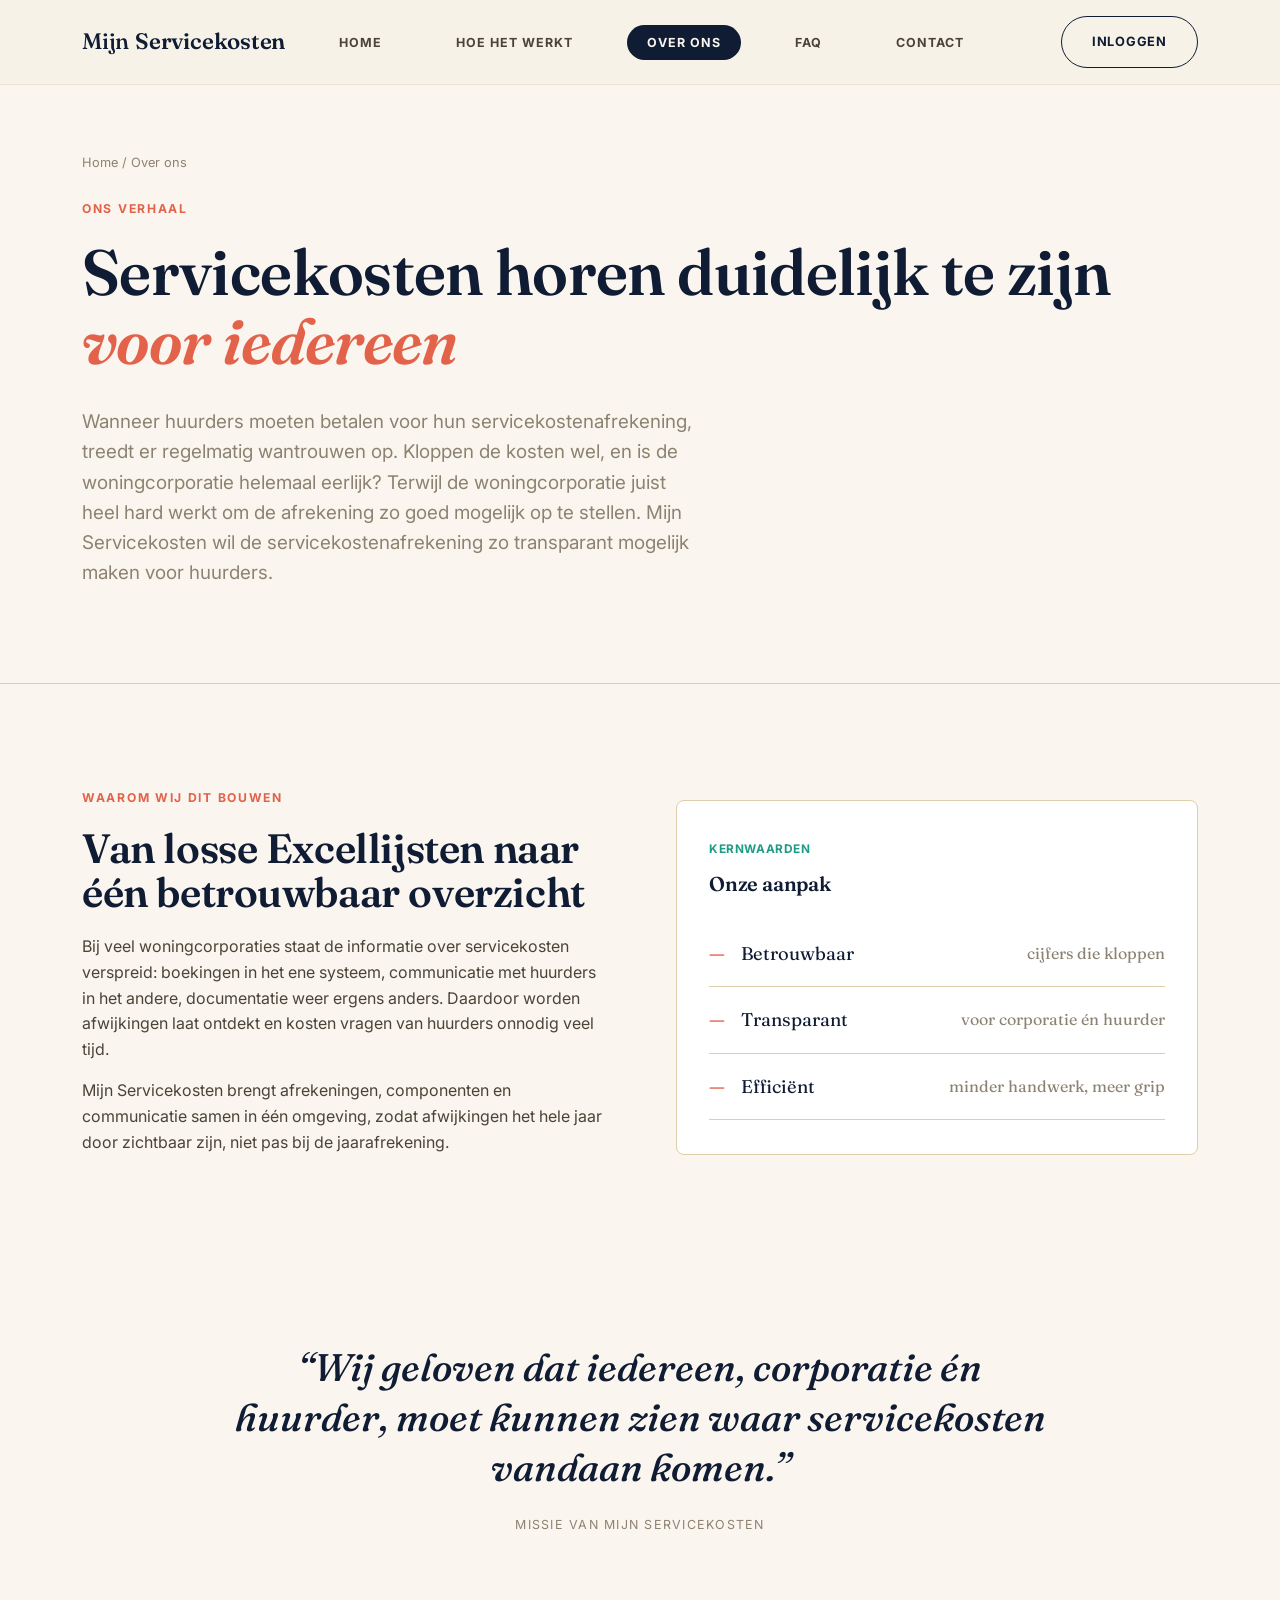
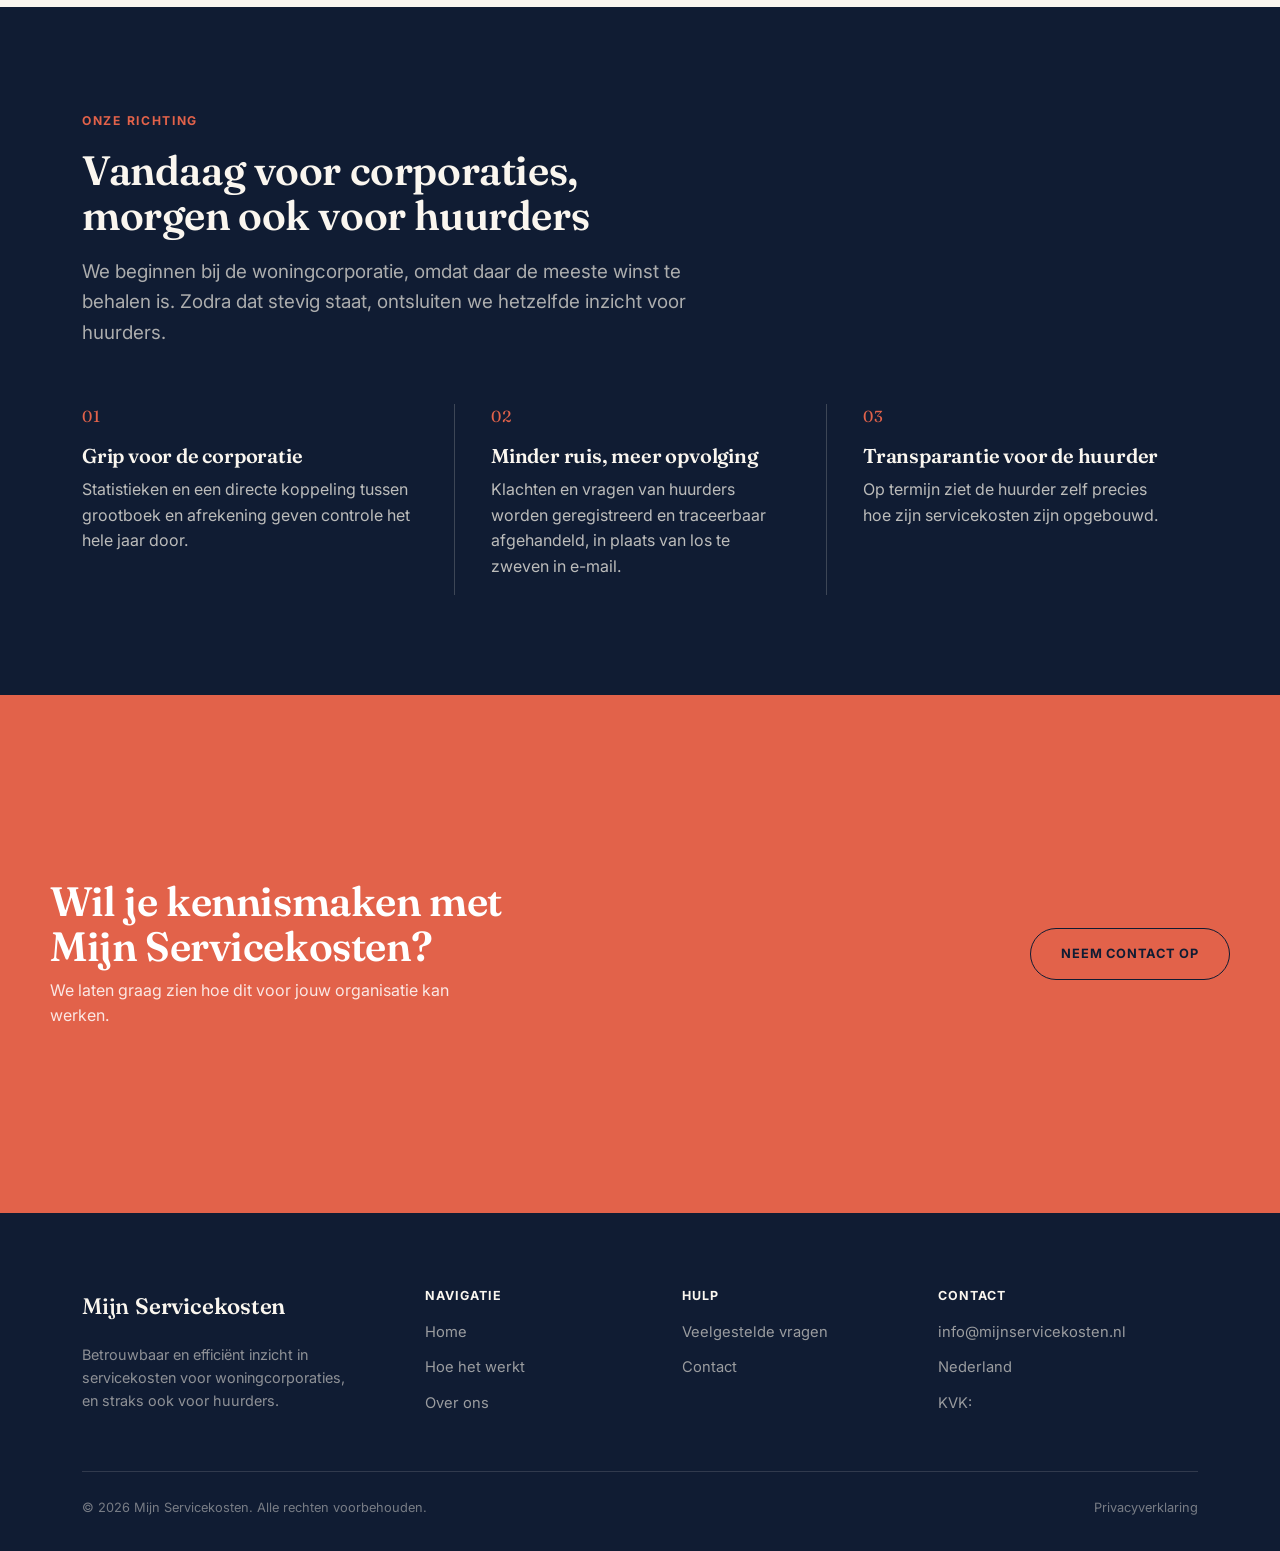
<file: over-ons.html>
<!DOCTYPE html>
<html lang="nl">
<head>
<meta charset="UTF-8">
<meta name="viewport" content="width=device-width, initial-scale=1.0">
<title>Over ons - Mijn Servicekosten</title>
<meta name="description" content="Mijn Servicekosten maakt servicekosten voor woningcorporaties en huurders transparant, betrouwbaar en efficiënt. Lees waarom we dit bouwen.">
<link rel="icon" href="data:image/svg+xml,%3Csvg xmlns='http://www.w3.org/2000/svg' viewBox='0 0 64 64'%3E%3Crect width='64' height='64' rx='14' fill='%2312233f'/%3E%3Ctext x='32' y='42' font-family='Arial, sans-serif' font-weight='800' font-size='24' fill='%23e8a33d' text-anchor='middle'%3ESK%3C/text%3E%3C/svg%3E">
<link rel="preconnect" href="https://fonts.googleapis.com">
<link rel="preconnect" href="https://fonts.gstatic.com" crossorigin>
<link href="https://fonts.googleapis.com/css2?family=Fraunces:ital,wght@0,500;0,600;0,700;1,500;1,600&family=Inter:wght@400;500;600;700&display=swap" rel="stylesheet">
<link rel="stylesheet" href="css/style.css">
</head>
<body>

<header class="site-header">
  <div class="container">
    <a href="index.html" class="brand">
      <span class="logo"><span class="logo-mijn">Mijn</span><span class="logo-service">Service</span><span class="logo-kosten">kosten</span></span>
    </a>

    <nav class="nav-desktop">
      <ul class="nav-links">
        <li><a href="index.html">Home</a></li>
        <li><a href="hoe-het-werkt.html">Hoe het werkt</a></li>
        <li><a href="over-ons.html" aria-current="page">Over ons</a></li>
        <li><a href="faq.html">FAQ</a></li>
        <li><a href="contact.html">Contact</a></li>
      </ul>
      <div class="nav-cta-group">
        <a href="https://portaal.mijnservicekosten.nl" class="btn btn-ghost">Inloggen</a>
      </div>
    </nav>

    <button class="nav-toggle" type="button" aria-label="Menu openen" aria-expanded="false">
      <span></span><span></span><span></span>
    </button>
  </div>

  <div class="nav-mobile">
    <ul class="nav-links">
      <li><a href="index.html">Home</a></li>
      <li><a href="hoe-het-werkt.html">Hoe het werkt</a></li>
      <li><a href="over-ons.html" aria-current="page">Over ons</a></li>
      <li><a href="faq.html">FAQ</a></li>
      <li><a href="contact.html">Contact</a></li>
    </ul>
    <div class="nav-actions">
      <a href="https://portaal.mijnservicekosten.nl" class="btn btn-ghost btn-block">Inloggen</a>
    </div>
  </div>
</header>

<main>

  <section class="page-hero">
    <div class="container">
      <div class="breadcrumb"><a href="index.html">Home</a> / Over ons</div>
      <span class="eyebrow">Ons verhaal</span>
      <h1>Servicekosten horen duidelijk te zijn <em>voor iedereen</em></h1>
      <p class="lede">Wanneer huurders moeten betalen voor hun servicekostenafrekening, treedt er regelmatig wantrouwen op. Kloppen de kosten wel, en is de woningcorporatie helemaal eerlijk? Terwijl de woningcorporatie juist heel hard werkt om de afrekening zo goed mogelijk op te stellen. Mijn Servicekosten wil de servicekostenafrekening zo transparant mogelijk maken voor huurders.</p>
    </div>
  </section>

  <section class="section">
    <div class="container split">
      <div>
        <span class="eyebrow">Waarom wij dit bouwen</span>
        <h2>Van losse Excellijsten naar één betrouwbaar overzicht</h2>
        <p>Bij veel woningcorporaties staat de informatie over servicekosten verspreid: boekingen in het ene systeem, communicatie met huurders in het andere, documentatie weer ergens anders. Daardoor worden afwijkingen laat ontdekt en kosten vragen van huurders onnodig veel tijd.</p>
        <p>Mijn Servicekosten brengt afrekeningen, componenten en communicatie samen in één omgeving, zodat afwijkingen het hele jaar door zichtbaar zijn, niet pas bij de jaarafrekening.</p>
      </div>
      <div class="split-media">
        <div class="flow-card">
          <span class="status-tag live">Kernwaarden</span>
          <h3 class="mt-0">Onze aanpak</h3>
          <ul class="dash-list">
            <li>Betrouwbaar <span class="arrow">cijfers die kloppen</span></li>
            <li>Transparant <span class="arrow">voor corporatie én huurder</span></li>
            <li>Efficiënt <span class="arrow">minder handwerk, meer grip</span></li>
          </ul>
        </div>
      </div>
    </div>
  </section>

  <section class="section section-tight">
    <div class="container">
      <div class="pull-quote">
        <blockquote>“Wij geloven dat iedereen, corporatie én huurder, moet kunnen zien waar servicekosten vandaan komen.”</blockquote>
        <cite>Missie van Mijn Servicekosten</cite>
      </div>
    </div>
  </section>

  <section class="on-dark section">
    <div class="container">
      <div class="section-head">
        <span class="eyebrow">Onze richting</span>
        <h2>Vandaag voor corporaties, morgen ook voor huurders</h2>
        <p class="lede">We beginnen bij de woningcorporatie, omdat daar de meeste winst te behalen is. Zodra dat stevig staat, ontsluiten we hetzelfde inzicht voor huurders.</p>
      </div>

      <div class="values-grid">
        <div class="value-item">
          <div class="value-number">01</div>
          <h3>Grip voor de corporatie</h3>
          <p>Statistieken en een directe koppeling tussen grootboek en afrekening geven controle het hele jaar door.</p>
        </div>
        <div class="value-item">
          <div class="value-number">02</div>
          <h3>Minder ruis, meer opvolging</h3>
          <p>Klachten en vragen van huurders worden geregistreerd en traceerbaar afgehandeld, in plaats van los te zweven in e-mail.</p>
        </div>
        <div class="value-item">
          <div class="value-number">03</div>
          <h3>Transparantie voor de huurder</h3>
          <p>Op termijn ziet de huurder zelf precies hoe zijn servicekosten zijn opgebouwd.</p>
        </div>
      </div>
    </div>
  </section>

  <section class="section bg-coral">
    <div class="container cta">
      <div>
        <h2>Wil je kennismaken met Mijn Servicekosten?</h2>
        <p>We laten graag zien hoe dit voor jouw organisatie kan werken.</p>
      </div>
      <div class="cta-actions">
        <a href="contact.html" class="btn btn-ghost">Neem contact op</a>
      </div>
    </div>
  </section>

</main>

<footer class="site-footer on-dark">
  <div class="container">
    <div class="footer-grid">
      <div class="footer-about">
        <a href="index.html" class="brand">
          <span class="logo"><span class="logo-mijn">Mijn</span><span class="logo-service">Service</span><span class="logo-kosten">kosten</span></span>
        </a>
        <p>Betrouwbaar en efficiënt inzicht in servicekosten voor woningcorporaties, en straks ook voor huurders.</p>
      </div>

      <div class="footer-col">
        <h4>Navigatie</h4>
        <ul>
          <li><a href="index.html">Home</a></li>
          <li><a href="hoe-het-werkt.html">Hoe het werkt</a></li>
          <li><a href="over-ons.html">Over ons</a></li>
        </ul>
      </div>

      <div class="footer-col">
        <h4>Hulp</h4>
        <ul>
          <li><a href="faq.html">Veelgestelde vragen</a></li>
          <li><a href="contact.html">Contact</a></li>
        </ul>
      </div>

      <div class="footer-col">
        <h4>Contact</h4>
        <ul>
          <li>info@mijnservicekosten.nl</li>
          <li>Nederland</li>
          <li>KVK: <span class="placeholder"></span></li>
        </ul>
      </div>
    </div>

    <div class="footer-bottom">
      <span>© 2026 Mijn Servicekosten. Alle rechten voorbehouden.</span>
      <span class="footer-bottom-links">
        <a href="privacyverklaring.html">Privacyverklaring</a>
      </span>
    </div>
  </div>
</footer>

<script src="js/script.js"></script>
</body>
</html>
</file>
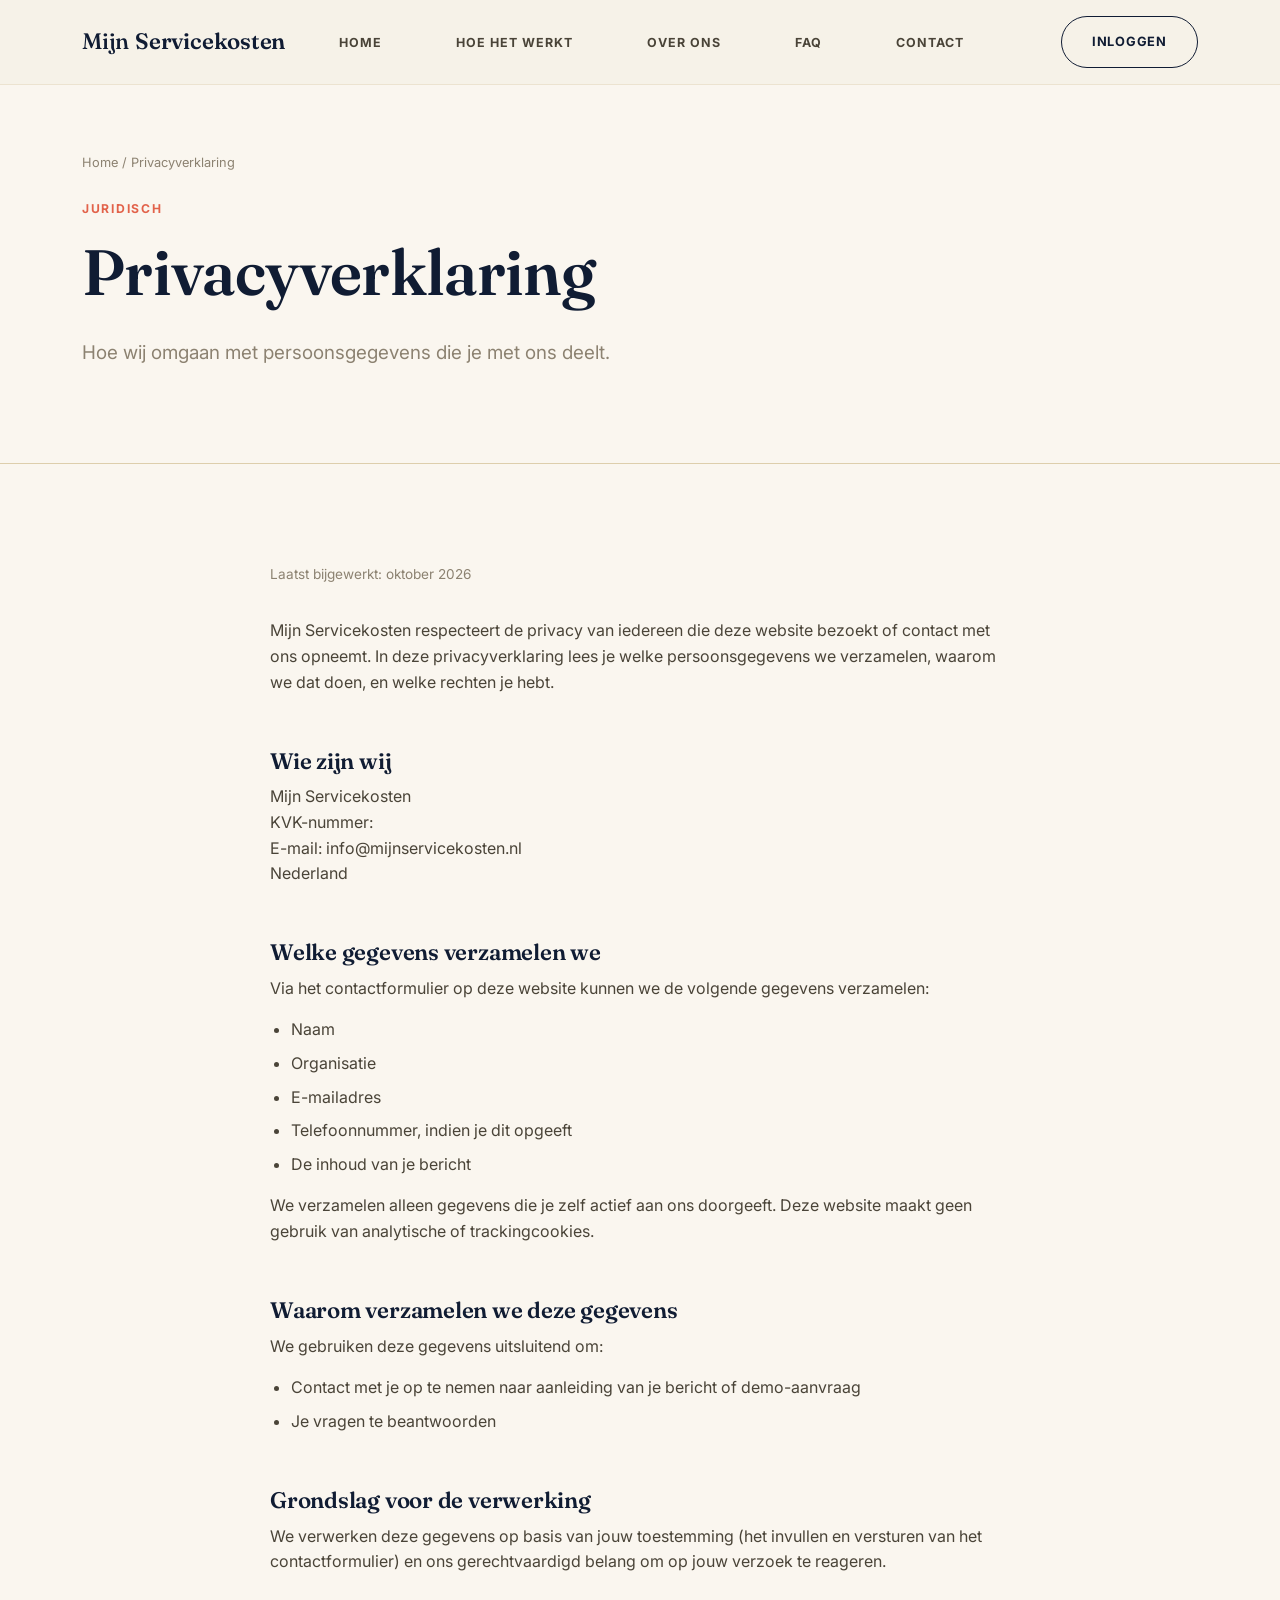
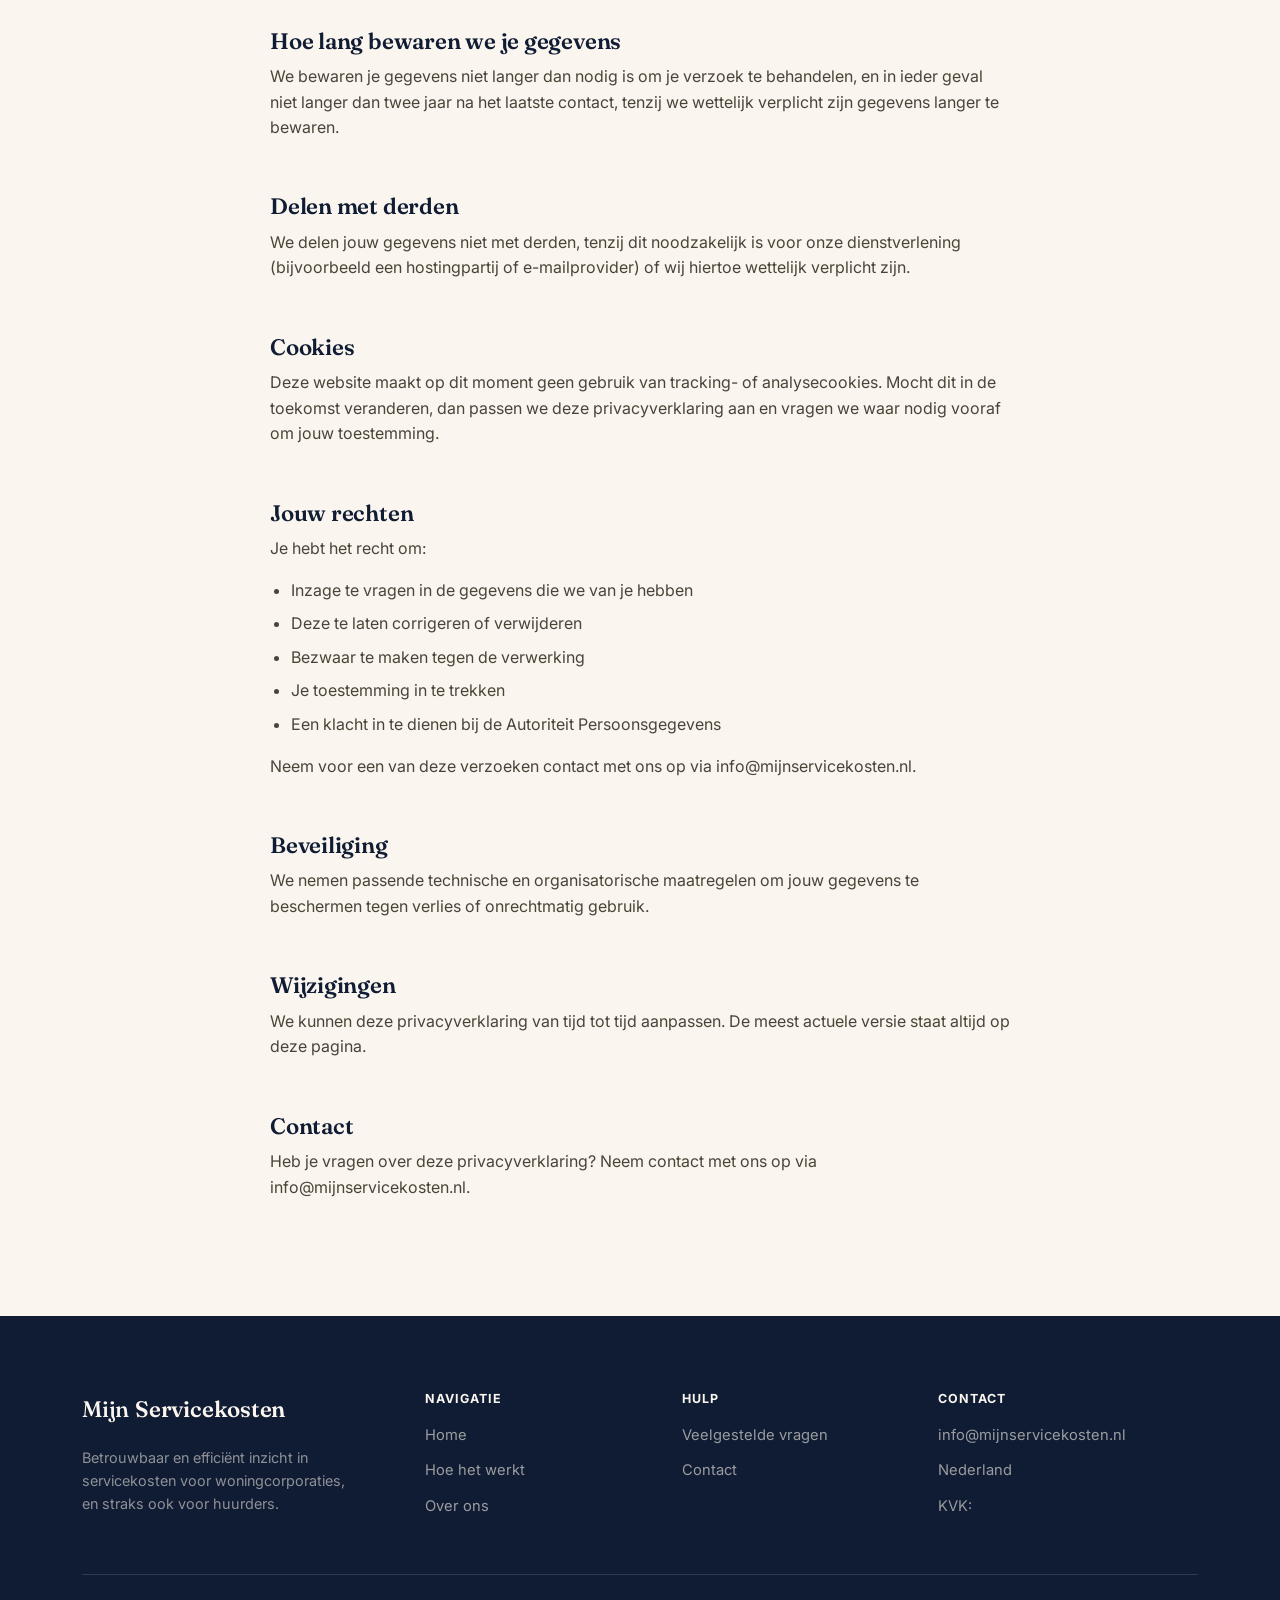
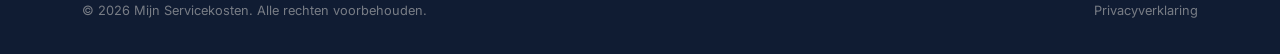
<file: privacyverklaring.html>
<!DOCTYPE html>
<html lang="nl">
<head>
<meta charset="UTF-8">
<meta name="viewport" content="width=device-width, initial-scale=1.0">
<title>Privacyverklaring - Mijn Servicekosten</title>
<meta name="description" content="Lees hoe Mijn Servicekosten omgaat met persoonsgegevens: welke gegevens we verzamelen, waarom, en welke rechten je hebt.">
<link rel="icon" href="data:image/svg+xml,%3Csvg xmlns='http://www.w3.org/2000/svg' viewBox='0 0 64 64'%3E%3Crect width='64' height='64' rx='14' fill='%2312233f'/%3E%3Ctext x='32' y='42' font-family='Arial, sans-serif' font-weight='800' font-size='24' fill='%23e8a33d' text-anchor='middle'%3ESK%3C/text%3E%3C/svg%3E">
<link rel="preconnect" href="https://fonts.googleapis.com">
<link rel="preconnect" href="https://fonts.gstatic.com" crossorigin>
<link href="https://fonts.googleapis.com/css2?family=Fraunces:ital,wght@0,500;0,600;0,700;1,500;1,600&family=Inter:wght@400;500;600;700&display=swap" rel="stylesheet">
<link rel="stylesheet" href="css/style.css">
</head>
<body>

<header class="site-header">
  <div class="container">
    <a href="index.html" class="brand">
      <span class="logo"><span class="logo-mijn">Mijn</span><span class="logo-service">Service</span><span class="logo-kosten">kosten</span></span>
    </a>

    <nav class="nav-desktop">
      <ul class="nav-links">
        <li><a href="index.html">Home</a></li>
        <li><a href="hoe-het-werkt.html">Hoe het werkt</a></li>
        <li><a href="over-ons.html">Over ons</a></li>
        <li><a href="faq.html">FAQ</a></li>
        <li><a href="contact.html">Contact</a></li>
      </ul>
      <div class="nav-cta-group">
        <a href="https://portaal.mijnservicekosten.nl" class="btn btn-ghost">Inloggen</a>
      </div>
    </nav>

    <button class="nav-toggle" type="button" aria-label="Menu openen" aria-expanded="false">
      <span></span><span></span><span></span>
    </button>
  </div>

  <div class="nav-mobile">
    <ul class="nav-links">
      <li><a href="index.html">Home</a></li>
      <li><a href="hoe-het-werkt.html">Hoe het werkt</a></li>
      <li><a href="over-ons.html">Over ons</a></li>
      <li><a href="faq.html">FAQ</a></li>
      <li><a href="contact.html">Contact</a></li>
    </ul>
    <div class="nav-actions">
      <a href="https://portaal.mijnservicekosten.nl" class="btn btn-ghost btn-block">Inloggen</a>
    </div>
  </div>
</header>

<main>

  <section class="page-hero">
    <div class="container">
      <div class="breadcrumb"><a href="index.html">Home</a> / Privacyverklaring</div>
      <span class="eyebrow">Juridisch</span>
      <h1>Privacyverklaring</h1>
      <p class="lede">Hoe wij omgaan met persoonsgegevens die je met ons deelt.</p>
    </div>
  </section>

  <section class="section">
    <div class="container">
      <div class="legal-content">
        <p class="updated">Laatst bijgewerkt: oktober 2026</p>

        <p>Mijn Servicekosten respecteert de privacy van iedereen die deze website bezoekt of contact met ons opneemt. In deze privacyverklaring lees je welke persoonsgegevens we verzamelen, waarom we dat doen, en welke rechten je hebt.</p>

        <h2>Wie zijn wij</h2>
        <p>
          Mijn Servicekosten<br>
          KVK-nummer: <span class="placeholder"></span><br>
          E-mail: info@mijnservicekosten.nl<br>
          Nederland
        </p>

        <h2>Welke gegevens verzamelen we</h2>
        <p>Via het contactformulier op deze website kunnen we de volgende gegevens verzamelen:</p>
        <ul>
          <li>Naam</li>
          <li>Organisatie</li>
          <li>E-mailadres</li>
          <li>Telefoonnummer, indien je dit opgeeft</li>
          <li>De inhoud van je bericht</li>
        </ul>
        <p>We verzamelen alleen gegevens die je zelf actief aan ons doorgeeft. Deze website maakt geen gebruik van analytische of trackingcookies.</p>

        <h2>Waarom verzamelen we deze gegevens</h2>
        <p>We gebruiken deze gegevens uitsluitend om:</p>
        <ul>
          <li>Contact met je op te nemen naar aanleiding van je bericht of demo-aanvraag</li>
          <li>Je vragen te beantwoorden</li>
        </ul>

        <h2>Grondslag voor de verwerking</h2>
        <p>We verwerken deze gegevens op basis van jouw toestemming (het invullen en versturen van het contactformulier) en ons gerechtvaardigd belang om op jouw verzoek te reageren.</p>

        <h2>Hoe lang bewaren we je gegevens</h2>
        <p>We bewaren je gegevens niet langer dan nodig is om je verzoek te behandelen, en in ieder geval niet langer dan twee jaar na het laatste contact, tenzij we wettelijk verplicht zijn gegevens langer te bewaren.</p>

        <h2>Delen met derden</h2>
        <p>We delen jouw gegevens niet met derden, tenzij dit noodzakelijk is voor onze dienstverlening (bijvoorbeeld een hostingpartij of e-mailprovider) of wij hiertoe wettelijk verplicht zijn.</p>

        <h2>Cookies</h2>
        <p>Deze website maakt op dit moment geen gebruik van tracking- of analysecookies. Mocht dit in de toekomst veranderen, dan passen we deze privacyverklaring aan en vragen we waar nodig vooraf om jouw toestemming.</p>

        <h2>Jouw rechten</h2>
        <p>Je hebt het recht om:</p>
        <ul>
          <li>Inzage te vragen in de gegevens die we van je hebben</li>
          <li>Deze te laten corrigeren of verwijderen</li>
          <li>Bezwaar te maken tegen de verwerking</li>
          <li>Je toestemming in te trekken</li>
          <li>Een klacht in te dienen bij de Autoriteit Persoonsgegevens</li>
        </ul>
        <p>Neem voor een van deze verzoeken contact met ons op via info@mijnservicekosten.nl.</p>

        <h2>Beveiliging</h2>
        <p>We nemen passende technische en organisatorische maatregelen om jouw gegevens te beschermen tegen verlies of onrechtmatig gebruik.</p>

        <h2>Wijzigingen</h2>
        <p>We kunnen deze privacyverklaring van tijd tot tijd aanpassen. De meest actuele versie staat altijd op deze pagina.</p>

        <h2>Contact</h2>
        <p>Heb je vragen over deze privacyverklaring? Neem contact met ons op via info@mijnservicekosten.nl.</p>
      </div>
    </div>
  </section>

</main>

<footer class="site-footer on-dark">
  <div class="container">
    <div class="footer-grid">
      <div class="footer-about">
        <a href="index.html" class="brand">
          <span class="logo"><span class="logo-mijn">Mijn</span><span class="logo-service">Service</span><span class="logo-kosten">kosten</span></span>
        </a>
        <p>Betrouwbaar en efficiënt inzicht in servicekosten voor woningcorporaties, en straks ook voor huurders.</p>
      </div>

      <div class="footer-col">
        <h4>Navigatie</h4>
        <ul>
          <li><a href="index.html">Home</a></li>
          <li><a href="hoe-het-werkt.html">Hoe het werkt</a></li>
          <li><a href="over-ons.html">Over ons</a></li>
        </ul>
      </div>

      <div class="footer-col">
        <h4>Hulp</h4>
        <ul>
          <li><a href="faq.html">Veelgestelde vragen</a></li>
          <li><a href="contact.html">Contact</a></li>
        </ul>
      </div>

      <div class="footer-col">
        <h4>Contact</h4>
        <ul>
          <li>info@mijnservicekosten.nl</li>
          <li>Nederland</li>
          <li>KVK: <span class="placeholder"></span></li>
        </ul>
      </div>
    </div>

    <div class="footer-bottom">
      <span>© 2026 Mijn Servicekosten. Alle rechten voorbehouden.</span>
      <span class="footer-bottom-links">
        <a href="privacyverklaring.html">Privacyverklaring</a>
      </span>
    </div>
  </div>
</footer>

<script src="js/script.js"></script>
</body>
</html>
</file>
<file: css/style.css>
/* ==========================================================================
   Mijn Servicekosten — design tokens & base styles
   ========================================================================== */

:root {
  --navy-900: #101c33;
  --navy-800: #17284a;
  --navy-700: #223862;

  --paper: #faf6ef;
  --paper-line: #ece3d0;
  --paper-line-dark: #ddceac;

  --stone-700: #4a4438;
  --stone-500: #8c8271;

  --coral-500: #e2624a;
  --coral-600: #c94d38;

  --mint-500: #1f9c86;
  --mint-100: #dcf0ea;

  --blush: #f2dbd3;
  --sage: #dbe5d2;
  --gold: #d6ad70;

  --white: #ffffff;

  --font-display: "Fraunces", "Iowan Old Style", Georgia, serif;
  --font-sans: "Inter", -apple-system, BlinkMacSystemFont, "Segoe UI", Roboto, Helvetica, Arial, sans-serif;

  --radius-sm: 4px;
  --radius-md: 8px;

  --max-width: 1180px;
}

* {
  box-sizing: border-box;
}

html {
  scroll-behavior: smooth;
}

body {
  margin: 0;
  font-family: var(--font-sans);
  color: var(--stone-700);
  background: var(--paper);
  line-height: 1.6;
  -webkit-font-smoothing: antialiased;
}

img {
  max-width: 100%;
  display: block;
}

a {
  color: inherit;
  text-decoration: none;
}

h1, h2, h3, h4 {
  font-family: var(--font-display);
  color: var(--navy-900);
  line-height: 1.08;
  letter-spacing: -0.01em;
  margin: 0 0 0.5em;
  font-weight: 600;
}

h1 { font-size: clamp(2.6rem, 5vw, 4.4rem); font-weight: 600; }
h2 { font-size: clamp(1.9rem, 3.2vw, 2.6rem); }
h3 { font-size: 1.25rem; font-weight: 600; }

em { font-style: italic; color: var(--coral-500); }

h1 em { display: block; }

p { margin: 0 0 1em; }

.container {
  max-width: var(--max-width);
  margin: 0 auto;
  padding: 0 32px;
  position: relative;
  z-index: 1;
}

.eyebrow {
  display: inline-block;
  font-size: 0.76rem;
  font-weight: 700;
  letter-spacing: 0.14em;
  text-transform: uppercase;
  color: var(--coral-500);
  margin-bottom: 18px;
}

.on-dark .eyebrow { color: var(--coral-500); }

.lede {
  font-size: 1.18rem;
  color: var(--stone-500);
  max-width: 620px;
}

.on-dark .lede { color: rgba(246, 241, 232, 0.68); }

/* ---- Buttons ---- */

.btn {
  display: inline-flex;
  align-items: center;
  justify-content: center;
  gap: 8px;
  padding: 15px 30px;
  border-radius: 999px;
  font-weight: 700;
  font-size: 0.8rem;
  letter-spacing: 0.06em;
  text-transform: uppercase;
  border: 1.5px solid transparent;
  cursor: pointer;
  transition: transform 0.15s ease, box-shadow 0.15s ease, background 0.15s ease, color 0.15s ease, border-color 0.15s ease;
}

.btn-primary {
  background: var(--coral-500);
  color: var(--white);
}

.btn-primary:hover {
  background: var(--coral-600);
}

.btn-ghost {
  background: transparent;
  border-color: var(--navy-900);
  color: var(--navy-900);
}

.btn-ghost:hover {
  background: var(--navy-900);
  color: var(--paper);
}

.btn-on-dark {
  background: var(--paper);
  color: var(--navy-900);
  border-color: var(--paper);
}

.btn-on-dark:hover {
  background: var(--coral-500);
  color: var(--white);
  border-color: var(--coral-500);
}

.btn-ghost-on-dark {
  background: transparent;
  border-color: rgba(246, 241, 232, 0.4);
  color: var(--paper);
}

.btn-ghost-on-dark:hover {
  border-color: var(--paper);
}

.btn-block { width: 100%; }

/* ---- Logo ---- */

.logo {
  display: inline-flex;
  align-items: baseline;
  font-family: var(--font-display);
  font-size: 1.4rem;
  font-weight: 600;
  letter-spacing: -0.01em;
  white-space: nowrap;
}

.logo .logo-mijn {
  color: var(--navy-900);
  font-weight: 500;
  margin-right: 6px;
}

.logo .logo-service {
  color: var(--navy-900);
}

.logo .logo-kosten {
  color: var(--navy-900);
}

.footer-grid .logo .logo-mijn,
.footer-grid .logo .logo-service,
.footer-grid .logo .logo-kosten { color: var(--paper); }

/* ---- Header ---- */

.site-header {
  position: sticky;
  top: 0;
  z-index: 50;
  background: rgba(246, 241, 232, 0.92);
  -webkit-backdrop-filter: blur(8px);
  backdrop-filter: blur(8px);
  border-bottom: 1px solid var(--paper-line);
}

.site-header .container {
  display: flex;
  align-items: center;
  gap: 34px;
  height: 84px;
}

.brand { display: flex; align-items: center; }

.nav-desktop { display: flex; align-items: center; flex: 1; justify-content: space-between; }

.nav-links { display: flex; gap: 34px; list-style: none; margin: 0; padding: 0; }
.nav-links li { flex-shrink: 0; }

.nav-links a {
  font-weight: 700;
  font-size: 0.78rem;
  letter-spacing: 0.08em;
  text-transform: uppercase;
  color: var(--stone-700);
  padding: 10px 20px;
  border-radius: 999px;
  white-space: nowrap;
  transition: background 0.15s ease, color 0.15s ease;
}

.nav-links a:hover { color: var(--navy-900); background: var(--paper-line); }

.nav-links a[aria-current="page"] {
  color: var(--paper);
  background: var(--navy-900);
}

.nav-mobile .nav-links a { border-radius: 0; padding: 12px 32px; }
.nav-mobile .nav-links a[aria-current="page"] { background: none; color: var(--coral-500); }

.nav-toggle {
  display: none;
  flex-direction: column;
  justify-content: center;
  gap: 5px;
  width: 40px;
  height: 40px;
  border-radius: var(--radius-sm);
  border: 1px solid var(--paper-line-dark);
  background: var(--paper);
  cursor: pointer;
}

.nav-toggle span { display: block; height: 2px; width: 20px; margin: 0 auto; background: var(--navy-900); }

.nav-mobile { display: none; border-top: 1px solid var(--paper-line); background: var(--paper); }

.nav-mobile .nav-links { flex-direction: column; gap: 4px; padding: 18px 0; }
.nav-mobile .nav-links a { display: block; padding: 12px 32px; }
.nav-mobile .nav-actions { display: flex; flex-direction: column; gap: 10px; padding: 4px 32px 24px; }

.nav-cta-group { display: flex; align-items: center; gap: 12px; }

.site-header.nav-open .nav-mobile { display: block; }

/* ---- Full-bleed dark section (hero, cta, footer) ---- */

.on-dark {
  background: var(--navy-900);
  color: rgba(246, 241, 232, 0.75);
}

.on-dark h1, .on-dark h2, .on-dark h3, .on-dark h4 { color: var(--paper); }

/* ---- Hero ---- */

.hero {
  padding: 88px 0 100px;
}

.hero-grid {
  display: grid;
  grid-template-columns: 1.15fr 0.85fr;
  gap: 64px;
  align-items: center;
}

.hero-actions { display: flex; gap: 16px; flex-wrap: wrap; margin-top: 36px; }

.hero-stats { display: flex; gap: 44px; margin-top: 52px; flex-wrap: wrap; }

.hero-stat strong { display: block; font-family: var(--font-display); font-size: 2rem; color: var(--navy-900); font-weight: 600; }
.hero-stat span { font-size: 0.82rem; color: var(--stone-500); }

.on-dark .hero-stat strong { color: var(--paper); }
.on-dark .hero-stat span { color: rgba(246, 241, 232, 0.55); }

/* ---- Building illustration (hero visual) ---- */

.building-art { max-width: 420px; width: 100%; margin: 0 auto; }
.building-art img {
  width: 100%;
  height: auto;
  aspect-ratio: 900 / 675;
  object-fit: contain;
  display: block;
  filter: drop-shadow(0 30px 40px rgba(16, 28, 51, 0.25));
}

/* ---- Stat panels (illustrative, non-app graphic) ---- */

.stat-stack {
  position: relative;
  min-height: 340px;
}

.stat-panel {
  padding: 40px 36px;
  border-radius: var(--radius-md);
}

.stat-panel .stat-num {
  display: block;
  font-family: var(--font-display);
  font-size: 3.2rem;
  font-weight: 600;
  margin-bottom: 14px;
  line-height: 1;
}

.stat-panel h4 { font-size: 1.05rem; margin-bottom: 8px; }
.stat-panel p { font-size: 0.9rem; margin: 0; }

.stat-panel--main {
  background: var(--coral-500);
  color: var(--white);
  max-width: 340px;
  transform: rotate(-1.5deg);
}

.stat-panel--main h4 { color: var(--white); }
.stat-panel--main p { color: rgba(255, 255, 255, 0.85); }

.stat-panel--outline {
  position: absolute;
  right: 0;
  bottom: 0;
  max-width: 280px;
  border: 1.5px solid var(--navy-900);
  background: var(--navy-900);
  transform: rotate(1deg);
}

.stat-panel--outline .stat-num { color: var(--mint-500); }
.stat-panel--outline h4 { color: var(--paper); }
.stat-panel--outline p { color: rgba(246, 241, 232, 0.6); }

.stat-panel--swatch {
  position: absolute;
  top: -26px;
  left: 18px;
  width: 92px;
  height: 92px;
  border-radius: 999px;
  background: var(--gold);
  display: flex;
  align-items: center;
  justify-content: center;
  text-align: center;
  font-family: var(--font-display);
  font-size: 0.78rem;
  font-weight: 600;
  color: var(--navy-900);
  line-height: 1.2;
  padding: 8px;
  transform: rotate(-6deg);
}

/* ---- Sections ---- */

.section { padding: 100px 0; }

.section-tight { padding: 72px 0; }

.section-head { max-width: 640px; margin: 0 0 56px; }
.section-head.center { margin-left: auto; margin-right: auto; text-align: center; }

/* ---- Tile grid (bold color-block mosaic, replaces icon cards) ---- */

.tile-grid { display: grid; grid-template-columns: repeat(3, 1fr); gap: 20px; }
.tile-grid--2col { grid-template-columns: repeat(2, 1fr); }

.tile {
  padding: 34px 28px;
  border-radius: var(--radius-md);
  min-height: 230px;
  display: flex;
  flex-direction: column;
  justify-content: flex-start;
}

.tile .tile-num { font-family: var(--font-display); font-size: 1.05rem; margin-bottom: 18px; color: var(--coral-600); opacity: 0.85; }
.tile h3 { margin-bottom: 10px; color: var(--navy-900); }
.tile p { margin: 0; font-size: 0.92rem; color: var(--stone-500); }

.tile--outline { background: transparent; border: 1.5px solid var(--paper-line-dark); }

.tile--navy { background: #c9d3dc; }
.tile--coral { background: #e3bba8; }
.tile--mint { background: #c2d9cd; }
.tile--blush { background: var(--blush); }
.tile--gold { background: #e2cc9c; }

/* ---- Color trio (decorative swatch row, à la Lucime pastel blocks) ---- */

.color-trio { display: grid; grid-template-columns: repeat(3, 1fr); gap: 18px; }

.swatch {
  padding: 26px 24px;
  border-radius: var(--radius-md);
  min-height: 120px;
  display: flex;
  flex-direction: column;
  justify-content: flex-end;
}

.swatch span { font-size: 0.74rem; font-weight: 700; letter-spacing: 0.08em; text-transform: uppercase; opacity: 0.6; margin-bottom: 8px; }
.swatch h4 { margin: 0; font-size: 1.1rem; }

.swatch--blush { background: var(--blush); }
.swatch--sage { background: var(--sage); }
.swatch--gold { background: var(--gold); }

/* ---- Dash list (services-style list, à la agency site) ---- */

.dash-list { list-style: none; margin: 26px 0 0; padding: 0; }

.dash-list li {
  display: flex;
  align-items: center;
  gap: 16px;
  padding: 18px 0;
  border-bottom: 1px solid var(--paper-line-dark);
  font-family: var(--font-display);
  font-size: 1.15rem;
  color: var(--navy-900);
}

.dash-list li::before { content: "—"; color: var(--coral-500); font-weight: 700; }
.dash-list li .arrow { margin-left: auto; font-size: 1rem; color: var(--stone-500); }

.on-dark .dash-list li { border-bottom-color: rgba(246, 241, 232, 0.16); color: var(--paper); }

/* ---- Pull quote (mission statement, replaces testimonials) ---- */

.pull-quote { text-align: center; max-width: 820px; margin: 0 auto; }

.pull-quote blockquote {
  font-family: var(--font-display);
  font-style: italic;
  font-weight: 500;
  font-size: clamp(1.6rem, 3vw, 2.4rem);
  color: var(--navy-900);
  line-height: 1.3;
  margin: 0 0 22px;
}

.pull-quote cite {
  display: block;
  font-style: normal;
  font-size: 0.78rem;
  letter-spacing: 0.1em;
  text-transform: uppercase;
  color: var(--stone-500);
}

.on-dark .pull-quote blockquote { color: var(--paper); }
.on-dark .pull-quote cite { color: rgba(246, 241, 232, 0.5); }
.bg-coral .pull-quote blockquote { color: var(--white); }
.bg-coral .pull-quote cite { color: rgba(255, 255, 255, 0.7); }

/* ---- Phone mock (illustrative example screen, styled like a native app) ---- */

.phone-mock { max-width: 270px; margin: 0 auto; }

.phone-frame {
  background: var(--navy-900);
  border-radius: 36px;
  padding: 8px;
  box-shadow: 0 24px 50px rgba(16, 28, 51, 0.28);
}

.phone-screen {
  position: relative;
  background: var(--paper);
  border-radius: 28px;
  overflow: hidden;
  display: flex;
  flex-direction: column;
  min-height: 460px;
}

.phone-island {
  position: absolute;
  top: 10px;
  left: 50%;
  transform: translateX(-50%);
  width: 76px;
  height: 22px;
  background: var(--navy-900);
  border-radius: 12px;
  z-index: 2;
}

.status-bar {
  display: flex;
  align-items: center;
  justify-content: space-between;
  padding: 16px 22px 4px;
  font-size: 0.72rem;
  font-weight: 700;
  color: var(--navy-900);
}

.status-bar .status-icons { display: flex; align-items: center; gap: 5px; }
.status-bar svg { display: block; }

.app-bar {
  display: flex;
  align-items: center;
  justify-content: space-between;
  padding: 14px 14px 4px;
}

.app-bar .icon-btn {
  width: 30px;
  height: 30px;
  display: flex;
  align-items: center;
  justify-content: center;
  color: var(--navy-900);
  flex-shrink: 0;
}

.app-bar .icon-btn svg { width: 18px; height: 18px; }

.app-bar .app-title { text-align: center; }
.app-bar .app-title h4 { font-family: var(--font-display); font-weight: 600; font-size: 1rem; color: var(--navy-900); margin: 0; }
.app-bar .app-title span { display: block; font-size: 0.68rem; color: var(--stone-500); margin-top: 1px; }

.phone-content { flex: 1; padding-bottom: 6px; }

.afrekening-list { border-top: 1px solid var(--paper-line); margin-top: 6px; }

.afrekening-row { padding: 12px 18px; border-bottom: 1px solid var(--paper-line); }

.afrekening-row-head { display: flex; align-items: center; gap: 12px; }

.row-icon {
  width: 34px;
  height: 34px;
  border-radius: 10px;
  display: flex;
  align-items: center;
  justify-content: center;
  flex-shrink: 0;
  background: var(--paper-line);
  color: var(--navy-900);
}

.row-icon svg { width: 16px; height: 16px; }

.row-main { flex: 1; display: flex; flex-direction: column; gap: 1px; min-width: 0; }
.row-title { font-size: 0.86rem; font-weight: 700; color: var(--navy-900); }
.row-amount { font-family: var(--font-display); font-size: 0.86rem; font-weight: 600; color: var(--navy-900); }

.row-chevron { flex-shrink: 0; color: var(--stone-500); display: flex; }
.row-chevron svg { width: 14px; height: 14px; }

.afrekening-row--selected { background: var(--blush); border-bottom-color: transparent; }
.afrekening-row--selected .row-icon { background: var(--navy-900); color: var(--coral-500); }
.afrekening-row--selected .row-chevron { color: var(--coral-600); }

.afrekening-breakdown { margin: 10px 0 0 46px; padding-top: 10px; border-top: 1px solid rgba(16, 28, 51, 0.12); }
.afrekening-breakdown div { display: flex; justify-content: space-between; align-items: flex-start; gap: 8px; font-size: 0.72rem; color: var(--stone-700); padding: 3px 0; }
.afrekening-breakdown div span:first-child { flex: 1; min-width: 0; }
.afrekening-breakdown div span:last-child { flex-shrink: 0; white-space: nowrap; font-weight: 700; color: var(--navy-900); }

.afrekening-explain { padding: 16px 18px 0; }
.afrekening-explain .eyebrow { margin-bottom: 8px; font-size: 0.64rem; }
.afrekening-explain h4 { font-family: var(--font-display); font-size: 0.95rem; margin: 0 0 6px; color: var(--navy-900); }
.afrekening-explain p { font-size: 0.78rem; color: var(--stone-500); margin: 0; }

.phone-tabbar {
  display: flex;
  justify-content: space-around;
  padding: 10px 6px 6px;
  border-top: 1px solid var(--paper-line);
}

.tab-item { display: flex; flex-direction: column; align-items: center; gap: 4px; font-size: 0.62rem; font-weight: 700; color: var(--stone-500); }
.tab-item svg { width: 18px; height: 18px; }
.tab-item--active { color: var(--coral-600); }

.phone-home-indicator { width: 120px; height: 4px; border-radius: 999px; background: var(--paper-line-dark); margin: 8px auto 12px; }

/* ---- Split content ---- */

.split { display: grid; grid-template-columns: 1fr 1fr; gap: 72px; align-items: center; }
.split--top { align-items: start; }
.split.reverse .split-media { order: 2; }

.checklist { list-style: none; margin: 26px 0 0; padding: 0; }

.checklist li {
  display: flex;
  gap: 14px;
  padding: 13px 0;
  border-bottom: 1px solid var(--paper-line);
}

.checklist li:last-child { border-bottom: none; }

.check-mark {
  flex-shrink: 0;
  width: 20px;
  height: 20px;
  color: var(--coral-500);
  font-weight: 800;
  margin-top: 2px;
}

/* ---- Numbered flow (illustrative process steps) ---- */

.flow-card {
  background: var(--white);
  border: 1.5px solid var(--paper-line-dark);
  border-radius: var(--radius-md);
  padding: 34px 32px;
}

.bg-coral .flow-card { background: rgba(255, 255, 255, 0.96); border-color: transparent; }

.flow-list { border-top: 1px solid var(--paper-line-dark); }

.flow-step {
  display: grid;
  grid-template-columns: 60px 1fr;
  gap: 24px;
  padding: 28px 0;
  border-bottom: 1px solid var(--paper-line-dark);
}

.flow-step .num { font-family: var(--font-display); font-size: 1.3rem; font-weight: 600; color: var(--coral-500); }
.flow-step h3 { margin-bottom: 4px; font-size: 1.05rem; }
.flow-step p { margin-bottom: 0; color: var(--stone-500); font-size: 0.92rem; }

/* ---- CTA (full-bleed, edge to edge) ---- */

.cta {
  padding: 84px 0;
  display: flex;
  align-items: center;
  justify-content: space-between;
  gap: 40px;
  flex-wrap: wrap;
}

.cta h2 { margin-bottom: 10px; max-width: 480px; }
.cta p { max-width: 440px; margin: 0; }
.cta-actions { display: flex; gap: 16px; flex-wrap: wrap; }

/* ---- Status tag (small label badge) ---- */

.status-tag { display: inline-block; font-size: 0.74rem; font-weight: 700; letter-spacing: 0.05em; text-transform: uppercase; margin-bottom: 14px; }

.status-tag.live { color: var(--mint-500); }

/* ---- FAQ (flat divided list) ---- */

.faq-list { max-width: 800px; margin: 0 auto; border-top: 1px solid var(--paper-line-dark); }

.faq-item { border-bottom: 1px solid var(--paper-line-dark); }

.faq-question {
  width: 100%;
  display: flex;
  align-items: center;
  justify-content: space-between;
  gap: 20px;
  padding: 26px 4px;
  background: none;
  border: none;
  text-align: left;
  font-family: var(--font-display);
  font-size: 1.15rem;
  font-weight: 600;
  color: var(--navy-900);
  cursor: pointer;
}

.faq-question .faq-icon {
  flex-shrink: 0;
  width: 26px;
  height: 26px;
  display: flex;
  align-items: center;
  justify-content: center;
  font-size: 1.3rem;
  font-family: var(--font-sans);
  color: var(--coral-500);
  transition: transform 0.2s ease;
}

.faq-item[data-open="true"] .faq-icon { transform: rotate(45deg); }

.faq-answer { max-height: 0; overflow: hidden; transition: max-height 0.25s ease; }
.faq-answer-inner { padding: 0 4px 26px; color: var(--stone-500); max-width: 680px; }

/* ---- Legal content (privacy policy, terms) ---- */

.legal-content { max-width: 740px; margin: 0 auto; }
.legal-content h2 { margin-top: 2.4em; font-size: 1.4rem; }
.legal-content h2:first-child { margin-top: 0; }
.legal-content p { color: var(--stone-700); }
.legal-content ul { margin: 0 0 1em; padding-left: 1.3em; color: var(--stone-700); }
.legal-content li { margin-bottom: 0.5em; }
.placeholder { color: var(--coral-500); font-style: italic; }
.legal-content .updated { font-size: 0.85rem; color: var(--stone-500); margin-bottom: 2.4em; }

/* ---- Forms ---- */

.form-row { display: grid; grid-template-columns: 1fr 1fr; gap: 26px; }

.field { margin-bottom: 26px; }

.field label { display: block; font-size: 0.78rem; font-weight: 700; letter-spacing: 0.04em; text-transform: uppercase; color: var(--navy-900); margin-bottom: 10px; }
.field .hint { font-weight: 400; text-transform: none; letter-spacing: 0; color: var(--stone-500); }

.field input,
.field select,
.field textarea {
  width: 100%;
  padding: 12px 2px;
  border: none;
  border-bottom: 1.5px solid var(--paper-line-dark);
  border-radius: 0;
  background: transparent;
  font-family: inherit;
  font-size: 1rem;
  color: var(--stone-700);
  transition: border-color 0.15s ease;
}

.field select { appearance: none; border-radius: 0; }

.field input:focus,
.field select:focus,
.field textarea:focus {
  outline: none;
  border-color: var(--coral-500);
}

.field textarea { resize: vertical; min-height: 120px; }

.field.error input,
.field.error textarea,
.field.error select { border-color: var(--coral-600); }

.field-error { display: none; color: var(--coral-600); font-size: 0.82rem; margin-top: 8px; }
.field.error .field-error { display: block; }

.form-note { font-size: 0.82rem; color: var(--stone-500); margin-top: 18px; }

.form-success,
.form-error {
  display: none;
  padding: 24px 26px;
  margin-bottom: 30px;
  border-radius: var(--radius-md);
}

.form-success.visible,
.form-error.visible { display: block; }

.form-success { background: var(--sage); }
.form-error { background: var(--blush); }

.form-success .form-alert-label,
.form-error .form-alert-label {
  display: block;
  font-size: 0.74rem;
  font-weight: 700;
  letter-spacing: 0.08em;
  text-transform: uppercase;
  margin-bottom: 8px;
}

.form-success .form-alert-label { color: var(--mint-500); }
.form-error .form-alert-label { color: var(--coral-600); }

.form-success p,
.form-error p {
  margin: 0;
  color: var(--navy-900);
  font-weight: 600;
}

.form-error a { text-decoration: underline; }

.hidden-field {
  position: absolute;
  width: 1px;
  height: 1px;
  overflow: hidden;
  opacity: 0;
  pointer-events: none;
}

.btn[disabled] { opacity: 0.6; cursor: not-allowed; }

.contact-info-list { list-style: none; margin: 30px 0 0; padding: 0; border-top: 1px solid var(--paper-line-dark); }

.contact-info-list li { display: flex; gap: 20px; padding: 20px 0; border-bottom: 1px solid var(--paper-line-dark); }

.contact-info-list .info-label { flex-shrink: 0; width: 120px; font-size: 0.76rem; font-weight: 700; letter-spacing: 0.06em; text-transform: uppercase; color: var(--stone-500); }

.contact-info-list strong { display: block; color: var(--navy-900); font-size: 0.98rem; font-weight: 600; }
.contact-info-list span { font-size: 0.9rem; color: var(--stone-500); }

/* ---- Values (full-bleed color block) ---- */

.values-grid { display: grid; grid-template-columns: repeat(3, 1fr); gap: 0; }

.value-item { padding: 0 36px 0 0; }
.value-item:not(:first-child) { padding-left: 36px; border-left: 1px solid rgba(246, 241, 232, 0.2); }

.value-number { font-family: var(--font-display); font-size: 1rem; letter-spacing: 0.06em; color: var(--coral-500); margin-bottom: 16px; }

/* ---- Page hero (secondary pages, dark full-bleed) ---- */

.page-hero { padding: 68px 0 76px; border-bottom: 1.5px solid var(--paper-line-dark); }
.page-hero .lede { margin-top: 16px; }

.breadcrumb { font-size: 0.8rem; color: var(--stone-500); margin-bottom: 22px; }
.breadcrumb a:hover { color: var(--navy-900); }

.on-dark .breadcrumb { color: rgba(246, 241, 232, 0.5); }
.on-dark .breadcrumb a:hover { color: var(--paper); }

/* ---- Footer ---- */

.site-footer { padding: 76px 0 32px; }

.footer-grid {
  display: grid;
  grid-template-columns: 1.4fr 1fr 1fr 1.2fr;
  gap: 40px;
  padding-bottom: 44px;
  border-bottom: 1px solid rgba(246, 241, 232, 0.14);
}

.footer-about p { margin-top: 18px; font-size: 0.9rem; max-width: 280px; color: rgba(246, 241, 232, 0.55); }

.footer-col h4 { font-family: var(--font-sans); color: var(--paper); font-size: 0.78rem; text-transform: uppercase; letter-spacing: 0.08em; margin-bottom: 18px; font-weight: 700; }

.footer-col ul { list-style: none; margin: 0; padding: 0; }
.footer-col li { margin-bottom: 12px; font-size: 0.92rem; color: rgba(246, 241, 232, 0.6); }
.footer-col a:hover { color: var(--paper); }

.footer-bottom { display: flex; justify-content: space-between; align-items: center; flex-wrap: wrap; gap: 12px; padding-top: 26px; font-size: 0.8rem; color: rgba(246, 241, 232, 0.45); }
.footer-bottom-links { display: flex; align-items: center; gap: 10px; }
.footer-bottom-links a:hover { color: var(--paper); }

/* ---- Utilities ---- */

.text-center { text-align: center; }
.mt-0 { margin-top: 0; }
.bg-coral { background: var(--coral-500); color: var(--white); }
.bg-coral h2, .bg-coral h3, .bg-coral h4 { color: var(--white); }
.bg-coral .lede, .bg-coral p { color: rgba(255, 255, 255, 0.85); }
.bg-coral .eyebrow { color: var(--navy-900); }
.bg-coral .check-mark { color: var(--navy-900); }
.bg-coral .checklist li { border-bottom-color: rgba(255, 255, 255, 0.25); }

.bg-blush { background: var(--blush); }
.bg-sage { background: var(--sage); }

.bg-blush .flow-card,
.bg-sage .flow-card { background: rgba(255, 255, 255, 0.96); border-color: transparent; }

/* ---- Responsive ---- */

@media (max-width: 960px) {
  .hero-grid,
  .split,
  .split.reverse .split-media { grid-template-columns: 1fr; }

  .stat-stack { order: -1; margin-bottom: 8px; }
  .split-media { order: 0 !important; }

  .values-grid { grid-template-columns: 1fr; gap: 28px; }
  .value-item, .value-item:not(:first-child) { padding: 0; border-left: none; }

  .tile-grid { grid-template-columns: 1fr 1fr; }

  .footer-grid { grid-template-columns: 1fr 1fr; gap: 32px 24px; }
}

@media (max-width: 720px) {
  .nav-desktop { display: none; }
  .nav-toggle { display: flex; }

  .form-row { grid-template-columns: 1fr; }

  .cta { flex-direction: column; align-items: flex-start; text-align: left; }

  .footer-grid { grid-template-columns: 1fr; }
  .footer-bottom { flex-direction: column; align-items: flex-start; }

  .stat-panel--outline { position: static; margin-top: 20px; max-width: 100%; transform: none; }
  .stat-panel--main { max-width: 100%; transform: none; }
  .stat-panel--swatch { display: none; }

  .flow-step { grid-template-columns: 50px 1fr; }

  .tile-grid { grid-template-columns: 1fr; }

  .color-trio { grid-template-columns: 1fr; }
}

@media (max-width: 520px) {
  .hero-stats { gap: 28px; }
  .section { padding: 68px 0; }
}
</file>
